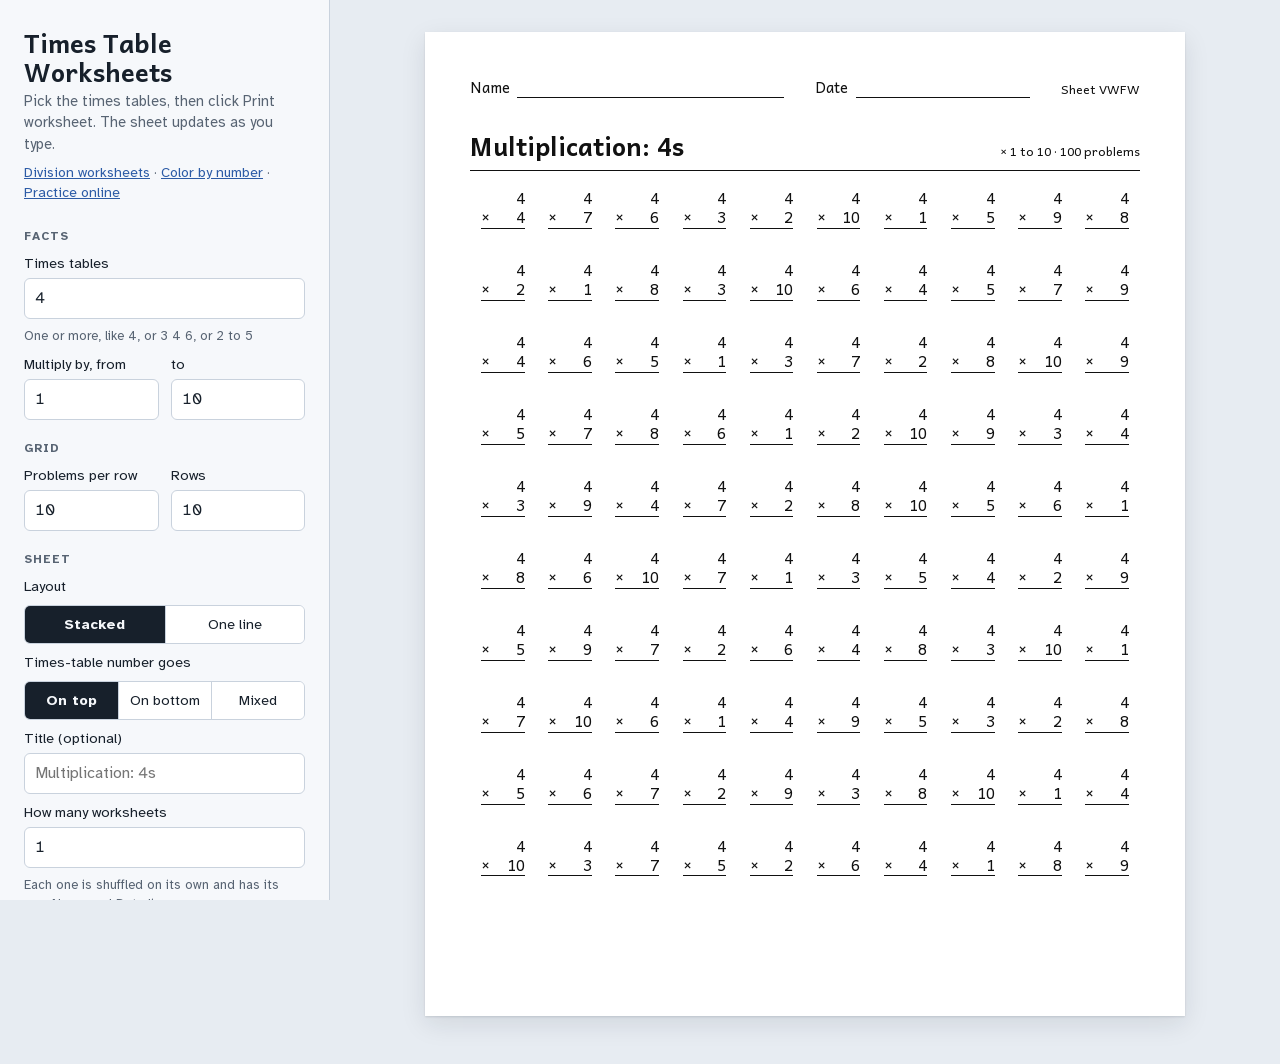
<file: index.html>
<!doctype html>
<html lang="en">
<head>
<meta charset="utf-8">
<meta name="viewport" content="width=device-width, initial-scale=1">
<title>Times Table Worksheets</title>
<!-- Link previews: group texts and class emails show this title, text, and image. OG URLs must be absolute. -->
<meta name="description" content="Free printable multiplication worksheets. Pick the times tables, then print. Nothing to sign up for, and nothing is collected.">
<meta property="og:type" content="website">
<meta property="og:title" content="Times Table Worksheets">
<meta property="og:description" content="Free printable multiplication worksheets. Pick the times tables, then print.">
<meta property="og:url" content="https://worksheets.hearthandwit.com/">
<meta property="og:image" content="https://worksheets.hearthandwit.com/og-image.png">
<meta property="og:image:width" content="1200">
<meta property="og:image:height" content="630">
<meta name="twitter:card" content="summary_large_image">
<!-- Inline SVG favicon, so there is no extra file to serve: the worksheets mark, an answer-key red tile holding a cream sheet with a check. It is the tab-size cut of the full mark (which adds a times sign and an answer blank); its thin strokes would be under 1 px in a 16 px tab, so only the sheet and a heavy check are kept. -->
<link rel="icon" href="data:image/svg+xml,%3Csvg xmlns='http://www.w3.org/2000/svg' viewBox='0 0 32 32'%3E%3Crect width='32' height='32' rx='7' fill='%23B3261E'/%3E%3Crect x='6' y='4' width='20' height='24' rx='2.5' fill='%23FFF9EE'/%3E%3Cpath d='M10 16.5L14 20.5L22 12' fill='none' stroke='%23B3261E' stroke-width='4' stroke-linecap='round' stroke-linejoin='round'/%3E%3C/svg%3E">
<link rel="stylesheet" href="worksheet.css">
<style>
/* Page-only styles. Shared layout, panel, paper, print, and stacked problem
   rules are in worksheet.css. */

/* A problem on one line: "4 × 7 = ___", in three grid columns: "4 × 7", set
   right against the = sign, then =, then the answer line.
   WorksheetCore.horizontalSize sets --cols on each grid from the biggest
   numbers on the sheet, so the = signs and answer lines line up down every
   column, and --sign-pad, the air on each side of a sign that the widths
   allow for. Items keep their own heights (align-items: start), and the
   answer spot has a fixed one, so its line stays put whether the answer is
   printed or not. */
.horiz {
  justify-self: center;
  align-self: center;
  display: grid;
  grid-template-columns: var(--cols);
  align-items: start;
  line-height: 1.2;
  white-space: nowrap;
  font-variant-numeric: tabular-nums lining-nums;
}
.horiz .expr { text-align: right; }
.horiz .sign { padding: 0 var(--sign-pad); }
/* The answer line: empty on the worksheet, filled on the answer key. */
.horiz .ans {
  height: 1.2em;
  border-bottom: 0.06em solid var(--ink);
  text-align: center;
  font-weight: 700;
}
</style>
</head>
<body>
<div class="app">
  <aside class="panel">
    <div class="brand">
      <h1>Times Table Worksheets</h1>
      <p>Pick the times tables, then click Print worksheet. The sheet updates as you type.</p>
      <p class="cross-link"><a href="division/">Division worksheets</a> · <a href="color-by-number/">Color by number</a> · <a href="https://timestables.hearthandwit.com/">Practice online</a></p>
    </div>

    <form id="settings" novalidate>
      <fieldset>
        <legend>Facts</legend>
        <label for="tables">Times tables
          <!-- Full keyboard on phones: the digit pad has no comma, dash, or space. -->
          <input id="tables" type="text" autocomplete="off" autocorrect="off" autocapitalize="off" spellcheck="false" value="4" aria-describedby="tables-msg">
        </label>
        <span id="tables-msg" class="hint">One or more, like 4, or 3 4 6, or 2 to 5</span>
        <div class="pair">
          <label for="from">Multiply by, from
            <input id="from" type="number" inputmode="numeric" min="0" max="99" value="1">
          </label>
          <label for="to">to
            <input id="to" type="number" inputmode="numeric" min="0" max="99" value="10">
          </label>
        </div>
        <span id="range-msg" class="err" hidden></span>
      </fieldset>

      <fieldset>
        <legend>Grid</legend>
        <div class="pair">
          <label for="cols">Problems per row
            <input id="cols" type="number" inputmode="numeric" min="1" max="15" value="10">
          </label>
          <label for="rows">Rows
            <input id="rows" type="number" inputmode="numeric" min="1" max="60" value="10">
          </label>
        </div>
        <span id="grid-msg" class="err" hidden></span>
      </fieldset>

      <fieldset>
        <legend>Sheet</legend>
        <span class="seg-caption" id="format-label">Layout</span>
        <div class="seg" role="radiogroup" aria-labelledby="format-label">
          <label><input type="radio" name="format" id="format-stacked" value="stacked" checked><span>Stacked</span></label>
          <label><input type="radio" name="format" id="format-horizontal" value="horizontal"><span>One line</span></label>
        </div>
        <span class="seg-caption" id="pos-label">Times-table number goes</span>
        <div class="seg" role="radiogroup" aria-labelledby="pos-label">
          <label><input type="radio" name="pos" id="pos-top" value="top" checked><span id="pos-top-text">On top</span></label>
          <label><input type="radio" name="pos" id="pos-bottom" value="bottom"><span id="pos-bottom-text">On bottom</span></label>
          <label><input type="radio" name="pos" id="pos-mixed" value="mixed"><span>Mixed</span></label>
        </div>
        <label for="title">Title (optional)
          <input id="title" type="text" autocomplete="off" placeholder="Multiplication: 4s">
        </label>
        <label for="sheets">How many worksheets
          <input id="sheets" type="number" inputmode="numeric" min="1" max="40" value="1" aria-describedby="sheets-hint">
        </label>
        <span id="sheets-hint" class="hint">Each one is shuffled on its own and has its own Name and Date line.</span>
        <span id="sheets-msg" class="err" hidden></span>
        <!-- Not saved between visits, so nobody prints a key by accident. -->
        <label class="switch" for="answer-key">
          <input id="answer-key" type="checkbox" role="switch" autocomplete="off" aria-describedby="answer-key-hint">
          <span>Answer key</span>
        </label>
        <span id="answer-key-hint" class="hint">Print one-sided, or the key lands on the back of the worksheet.</span>
      </fieldset>
    </form>

    <p class="summary" id="summary" aria-live="polite"></p>

    <div class="actions">
      <button type="button" class="btn-print" id="print">Print worksheet</button>
      <button type="button" class="btn-shuffle" id="shuffle">Shuffle again</button>
      <p class="print-note">Prints on letter paper: the worksheets, then their answer keys if the switch is on. Each shuffle makes a new order for every worksheet.</p>
    </div>

    <p class="panel-footer"><a href="privacy/">Privacy and data</a></p>
  </aside>

  <main class="preview" id="preview" aria-label="Worksheet preview"></main>
</div>

<script src="worksheet-core.js"></script>
<script src="worksheet-ui.js"></script>
<script>
(function () {
  "use strict";

  // Shared logic lives in worksheet-core.js (pure) and worksheet-ui.js (DOM).
  const C = window.WorksheetCore, UI = window.WorksheetUI, $ = UI.$;
  const TABLES_HINT = "One or more, like 4, or 3 4 6, or 2 to 5";
  const TABLES_ERRORS = {
    empty: "Enter at least one times table, like 4.",
    format: "Use whole numbers from 0 to 99, like 4, or 3 4 6, or 2 to 5."
  };
  const MAX_COLS = 15;                        // hard cap; one-line problems may allow fewer
  // Grid each layout starts from when someone picks it: 10 x 10 stacked, and
  // 5 x 20 on one line (100 problems on a page either way, for 0 to 10 facts).
  const DEFAULT_GRID = { stacked: { cols: 10, rows: 10 }, horizontal: { cols: 5, rows: 20 } };

  /** Where the table number goes: "top" (or first), "bottom" (or second), or "mixed". */
  const readPos = () => ["top", "bottom", "mixed"].find((v) => $("pos-" + v).checked) || "top";

  /** The chosen layout, by the format name the answer key check knows it by. */
  const readFormat = () => ($("format-horizontal").checked ? "horizontal" : "stacked");

  // The two layouts, keyed by format. Stacked: the top number, then × and the
  // bottom number over a rule, then the answer spot. Shared with the division
  // page, as are its styles (.stacked in worksheet.css) and its size
  // (WorksheetCore.STACKED_SIZE). One line: "4 × 7 = ___", with "4 × 7" as
  // one group so its spacing stays even (see .horiz in the styles above).
  // Either way the product prints only on answer key pages (showAnswer must be
  // exactly true, so a stray argument can't leak answers), and data-part marks
  // each piece, both signs included, so the answer key check can read it back.
  const BUILDERS = {
    stacked: (problem, showAnswer) => UI.stackedProblem("×", problem, showAnswer),
    horizontal([a, b, product], showAnswer) {
      const p = UI.el("div", "horiz");
      const expr = UI.el("span", "expr");
      expr.append(UI.part("span", "", "a", String(a)), UI.part("span", "sign", "sign", "×"), UI.part("span", "", "b", String(b)));
      p.append(expr, UI.part("span", "sign", "sign", "="), UI.part("span", "ans", "answer", showAnswer === true ? String(product) : ""));
      return p;
    }
  };

  // On one line the table number comes first or second, not on top or bottom.
  // Mixed reads the same either way.
  function labelPosition(format) {
    const oneLine = format === "horizontal";
    $("pos-top-text").textContent = oneLine ? "First" : "On top";
    $("pos-bottom-text").textContent = oneLine ? "Second" : "On bottom";
  }

  // Picking a layout (not restoring a saved one) resets the grid to that
  // layout's starting size. The form's input event redraws after this runs.
  for (const format of Object.keys(DEFAULT_GRID)) {
    $("format-" + format).addEventListener("change", () => {
      $("cols").value = DEFAULT_GRID[format].cols;
      $("rows").value = DEFAULT_GRID[format].rows;
    });
  }

  function render(seed) {
    // Check every field first so all errors show at once.
    const parsed = C.parseNumberList($("tables").value, 0);
    UI.setMsg($("tables-msg"), parsed.error ? TABLES_ERRORS[parsed.error] : TABLES_HINT, !!parsed.error, [$("tables")]);
    const range = UI.readRange();
    const format = readFormat();
    labelPosition(format);
    // Stacked problems are a fixed size and allow up to MAX_COLS per row.
    // One-line problems are sized to the biggest numbers on the sheet so they
    // line up, and allow only as many per row as fit at 11 pt or more (fewer
    // for wide ones like 99 × 99 = 9801).
    const tables = parsed.error || !range ? null : parsed.numbers;
    // Mixed builds the facts table-first, then flips half of them once dealt.
    const pos = readPos();
    const facts = tables && C.multiplicationFacts(tables, range.from, range.to, pos !== "bottom");
    const size = format === "stacked" ? C.STACKED_SIZE : facts && C.horizontalSize(facts);
    const maxCols = format === "horizontal" && size ? Math.min(MAX_COLS, C.maxColsFor(size.emPerCol)) : MAX_COLS;
    const grid = UI.readGrid(maxCols, maxCols < MAX_COLS ? "on one line with these numbers" : "");
    const count = UI.readSheetCount();
    if (!facts || !grid || !count) return "invalid";

    const total = grid.cols * grid.rows;
    // Each worksheet deals from its own seed. One generator for both steps, so
    // switching to Mixed keeps the order and only flips half the problems.
    const worksheets = C.sheetSeeds(seed, count).map((s) => {
      const rand = C.mulberry32(s);
      const dealt = C.dealProblems(facts, total, rand);
      return pos === "mixed" ? C.mixOrder(dealt, rand) : dealt;
    });

    const autoTitle = "Multiplication: " + C.listLabel(tables, "s");
    $("title").placeholder = autoTitle;
    return UI.renderSheets({
      op: "×", format, worksheets, factCount: facts.length, cols: grid.cols, rows: grid.rows,
      layout: C.layout(grid.cols, grid.rows, size),
      title: $("title").value.trim() || autoTitle,
      rangeText: "× " + range.from + " to " + range.to,
      buildProblem: BUILDERS[format],
      gridVars: format === "horizontal" ? size.vars : {}
    });
  }

  UI.start({
    storeKey: "times-table-worksheets:v1",
    fields: ["tables", "from", "to", "cols", "rows", "sheets", "title"],
    render,
    getExtra: () => ({ pos: readPos(), format: readFormat() }),
    applyExtra: (d) => {
      if (d.pos === "bottom" || d.pos === "mixed") $("pos-" + d.pos).checked = true;
      if (d.format === "horizontal") $("format-horizontal").checked = true;
    }
  });
})();
</script>
</body>
</html>
</file>
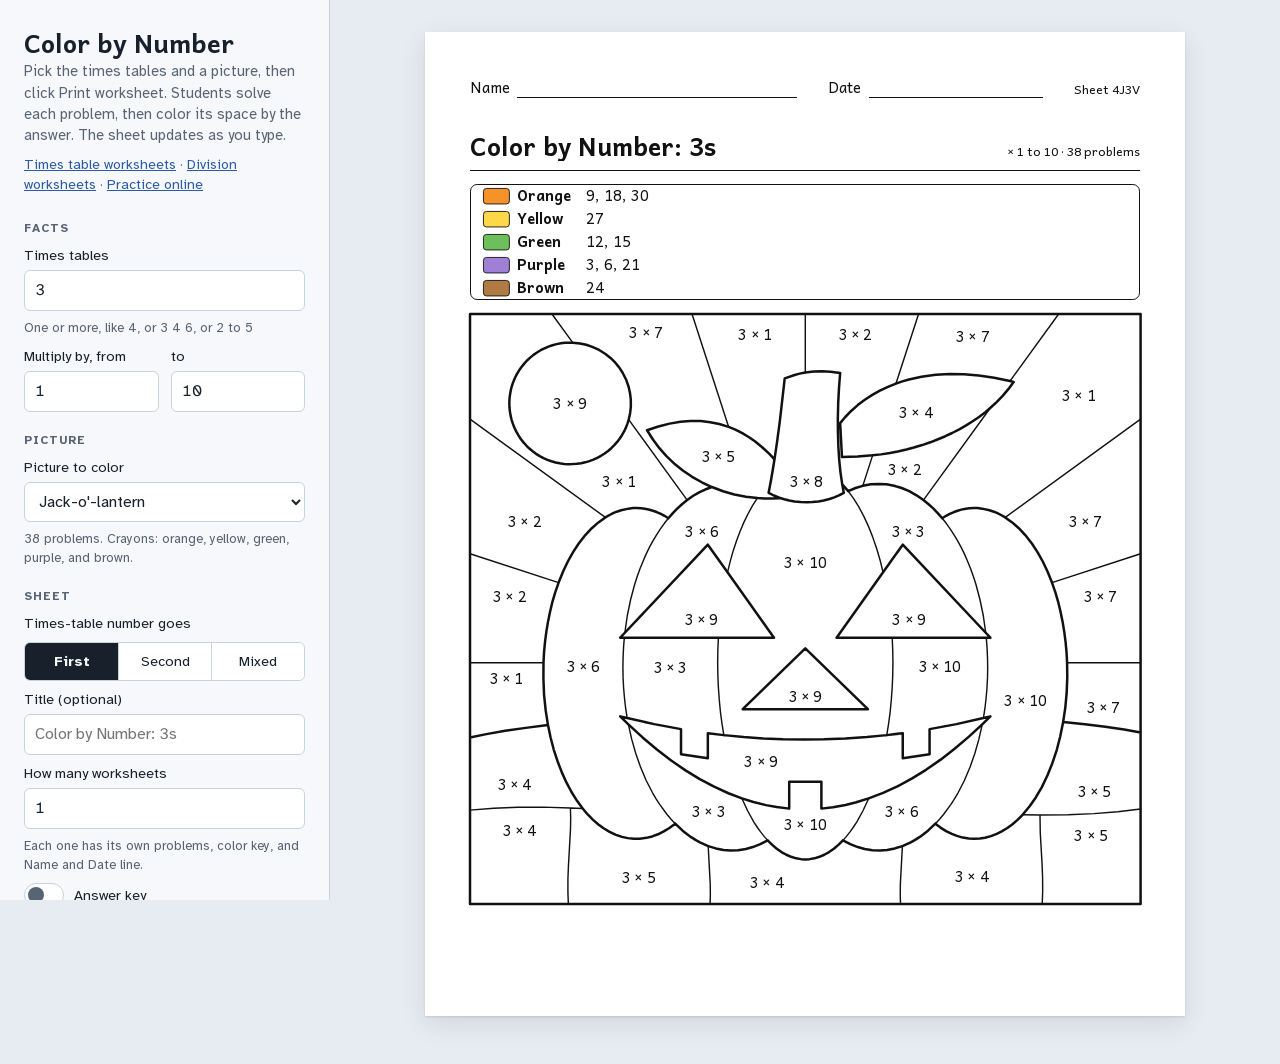
<file: color-by-number/index.html>
<!doctype html>
<html lang="en">
<head>
<meta charset="utf-8">
<meta name="viewport" content="width=device-width, initial-scale=1">
<title>Color by Number</title>
<!-- Link previews: group texts and class emails show this title, text, and image. OG URLs must be absolute. -->
<meta name="description" content="Free printable color-by-number worksheets for times table practice. Pick the times tables and a picture, then print. Students solve each problem and color its space by the answer. Nothing to sign up for, and nothing is collected.">
<meta property="og:type" content="website">
<meta property="og:title" content="Color by Number">
<meta property="og:description" content="Free printable color-by-number worksheets. Pick the times tables and a picture, then print. Students color the picture by the answers.">
<meta property="og:url" content="https://worksheets.hearthandwit.com/color-by-number/">
<meta property="og:image" content="https://worksheets.hearthandwit.com/color-by-number/og-image.png">
<meta property="og:image:width" content="1200">
<meta property="og:image:height" content="630">
<meta name="twitter:card" content="summary_large_image">
<!-- Inline SVG favicon, so there is no extra file to serve: the worksheets mark, an answer-key red tile holding a cream sheet with a check. It is the tab-size cut of the full mark (which adds a times sign and an answer blank); its thin strokes would be under 1 px in a 16 px tab, so only the sheet and a heavy check are kept. -->
<link rel="icon" href="data:image/svg+xml,%3Csvg xmlns='http://www.w3.org/2000/svg' viewBox='0 0 32 32'%3E%3Crect width='32' height='32' rx='7' fill='%23B3261E'/%3E%3Crect x='6' y='4' width='20' height='24' rx='2.5' fill='%23FFF9EE'/%3E%3Cpath d='M10 16.5L14 20.5L22 12' fill='none' stroke='%23B3261E' stroke-width='4' stroke-linecap='round' stroke-linejoin='round'/%3E%3C/svg%3E">
<link rel="stylesheet" href="../worksheet.css">
<style>
/* Page-only styles. Shared layout, panel, paper, and print rules are in
   worksheet.css. Below the header, the color key (1.3 in), the gap, and the
   picture (6.6 in) fill the 8.05 in the other pages give their grids. */

/* The Picture menu, styled like the text and number fields in worksheet.css. */
select {
  font: inherit;
  font-size: 1rem;
  color: var(--text);
  background: var(--field);
  border: 1px solid var(--line);
  border-radius: 6px;
  padding: 8px 10px;
  width: 100%;
  min-width: 0;
}
select:focus-visible { outline: 2px solid var(--blue); outline-offset: 2px; }

/* The color key: one row per color, each on one line: a swatch, the color's
   name, then its answers. Sizes in em follow the key's font size, which
   ColorByNumber.keyFont picks so the longest row fits. Its KEY_LEAD_EM is the
   swatch, name, and gaps set here. */
.cbn-key {
  flex: none;
  height: calc(var(--in) * 1.3);
  display: grid;
  grid-auto-rows: 1fr;
  align-items: center;
  padding: 0 calc(var(--in) * 0.14);
  border: calc(var(--in) * 0.014) solid var(--ink);
  border-radius: calc(var(--in) * 0.08);
  font-variant-numeric: tabular-nums lining-nums;
}
.cbn-row { display: flex; align-items: center; white-space: nowrap; line-height: 1.2; }
.cbn-swatch { flex: none; width: 1.8em; height: 1.1em; margin-right: 0.5em; overflow: visible; }
.cbn-swatch rect { stroke: var(--ink); stroke-width: 0.6px; }
.cbn-name { flex: none; width: 4em; margin-right: 0.6em; font-weight: 700; }

/* The picture, in hundredths of an inch (the SVG's units): the spaces, then
   the lines (thick where the color changes, thin between spaces of one
   color), then a label in each space, centered on its spot. The frame's line
   is half outside the picture, so the SVG doesn't clip it. */
.cbn-picture { display: block; flex: none; width: 100%; height: auto; overflow: visible; }
.cbn-lines path { fill: none; stroke: var(--ink); stroke-linejoin: round; stroke-linecap: round; }
.cbn-lines .outline { stroke-width: 2.8px; }
.cbn-lines .inner { stroke-width: 1.6px; }
.cbn-labels {
  font-family: var(--font-sheet);
  fill: var(--ink);
  text-anchor: middle;
  dominant-baseline: central;
  font-variant-numeric: tabular-nums lining-nums;
}
/* Answers on the key are bold, like the other pages' keys. */
.cbn-labels [data-part="answer"] { font-weight: 700; }
</style>
</head>
<body>
<div class="app">
  <aside class="panel">
    <div class="brand">
      <h1>Color by Number</h1>
      <p>Pick the times tables and a picture, then click Print worksheet. Students solve each problem, then color its space by the answer. The sheet updates as you type.</p>
      <p class="cross-link"><a href="../">Times table worksheets</a> · <a href="../division/">Division worksheets</a> · <a href="https://timestables.hearthandwit.com/">Practice online</a></p>
    </div>

    <form id="settings" novalidate>
      <fieldset>
        <legend>Facts</legend>
        <label for="tables">Times tables
          <!-- Full keyboard on phones: the digit pad has no comma, dash, or space. -->
          <input id="tables" type="text" autocomplete="off" autocorrect="off" autocapitalize="off" spellcheck="false" value="3" aria-describedby="tables-msg">
        </label>
        <span id="tables-msg" class="hint">One or more, like 4, or 3 4 6, or 2 to 5</span>
        <div class="pair">
          <label for="from">Multiply by, from
            <input id="from" type="number" inputmode="numeric" min="0" max="99" value="1">
          </label>
          <label for="to">to
            <input id="to" type="number" inputmode="numeric" min="0" max="99" value="10">
          </label>
        </div>
        <span id="range-msg" class="err" hidden></span>
        <span id="facts-msg" class="err" hidden></span>
      </fieldset>

      <fieldset>
        <legend>Picture</legend>
        <!-- One option per picture loaded below, filled in by the page script. -->
        <label for="picture">Picture to color
          <select id="picture" aria-describedby="picture-hint"></select>
        </label>
        <span id="picture-hint" class="hint"></span>
      </fieldset>

      <fieldset>
        <legend>Sheet</legend>
        <span class="seg-caption" id="pos-label">Times-table number goes</span>
        <div class="seg" role="radiogroup" aria-labelledby="pos-label">
          <label><input type="radio" name="pos" id="pos-top" value="top" checked><span>First</span></label>
          <label><input type="radio" name="pos" id="pos-bottom" value="bottom"><span>Second</span></label>
          <label><input type="radio" name="pos" id="pos-mixed" value="mixed"><span>Mixed</span></label>
        </div>
        <label for="title">Title (optional)
          <input id="title" type="text" autocomplete="off" placeholder="Color by Number: 3s">
        </label>
        <label for="sheets">How many worksheets
          <input id="sheets" type="number" inputmode="numeric" min="1" max="40" value="1" aria-describedby="sheets-hint">
        </label>
        <span id="sheets-hint" class="hint">Each one has its own problems, color key, and Name and Date line.</span>
        <span id="sheets-msg" class="err" hidden></span>
        <!-- Not saved between visits, so nobody prints a key by accident. -->
        <label class="switch" for="answer-key">
          <input id="answer-key" type="checkbox" role="switch" autocomplete="off" aria-describedby="answer-key-hint">
          <span>Answer key</span>
        </label>
        <span id="answer-key-hint" class="hint">The key is the finished picture, with each answer in its space. Print one-sided, or the key lands on the back of the worksheet.</span>
      </fieldset>
    </form>

    <p class="summary" id="summary" aria-live="polite"></p>

    <div class="actions">
      <button type="button" class="btn-print" id="print">Print worksheet</button>
      <button type="button" class="btn-shuffle" id="shuffle">Shuffle again</button>
      <p class="print-note">Prints on letter paper: the worksheets, then their answer keys if the switch is on. Each shuffle makes new problems and a new color key for every worksheet.</p>
    </div>

    <p class="panel-footer"><a href="../privacy/">Privacy and data</a></p>
  </aside>

  <main class="preview" id="preview" aria-label="Worksheet preview"></main>
</div>

<script src="../worksheet-core.js"></script>
<script src="../worksheet-ui.js"></script>
<script src="color-by-number.js"></script>
<!-- The pictures, one file each, made by the drawings in tools/color-by-number/. The Picture menu lists them in this order. -->
<script src="pictures/jack-o-lantern.js"></script>
<script>
(function () {
  "use strict";

  // Shared logic lives in worksheet-core.js (pure) and worksheet-ui.js (DOM).
  // This page's own logic is in color-by-number.js (pure). Each picture is a
  // file in pictures/, drawn by its drawing in tools/color-by-number/.
  const C = window.WorksheetCore, UI = window.WorksheetUI, K = window.ColorByNumber, $ = UI.$;
  const PICTURES = window.ColorByNumberPictures;   // in the order the script tags load them
  const TABLES_HINT = "One or more, like 4, or 3 4 6, or 2 to 5";
  const TABLES_ERRORS = {
    empty: "Enter at least one times table, like 4.",
    format: "Use whole numbers from 0 to 99, like 4, or 3 4 6, or 2 to 5."
  };

  // The Picture menu, one option per picture. Filled in before saved settings
  // are restored, so a saved choice can find its option.
  for (const picture of PICTURES) {
    const option = UI.el("option", "", picture.title);
    option.value = picture.name;
    $("picture").append(option);
  }

  /** The chosen picture. A saved choice that's no longer offered falls back to the first. */
  function readPicture() {
    const picture = PICTURES.find((p) => p.name === $("picture").value) || PICTURES[0];
    $("picture").value = picture.name;
    return picture;
  }

  /** Where the table number goes: "top" (first), "bottom" (second), or "mixed". */
  const readPos = () => ["top", "bottom", "mixed"].find((v) => $("pos-" + v).checked) || "top";

  /** An SVG element with the given attributes. */
  function svgEl(tag, attrs = {}) {
    const n = document.createElementNS("http://www.w3.org/2000/svg", tag);
    for (const [k, v] of Object.entries(attrs)) n.setAttribute(k, v);
    return n;
  }

  /**
   * The color key: for each color, its swatch, its name, and the answers that
   * get it. data-color and data-answer mark the pieces the check reads back.
   */
  function buildKey(rows) {
    const box = UI.el("div", "cbn-key");
    box.setAttribute("translate", "no");   // browser translation must not rewrite the numbers
    box.style.fontSize = "calc(var(--in) * " + (K.keyFont(rows) / 72).toFixed(4) + ")";
    for (const row of rows) {
      const c = K.PALETTE.find((p) => p.color === row.color);
      const line = UI.el("div", "cbn-row");
      line.dataset.color = c.color;
      const swatch = svgEl("svg", { class: "cbn-swatch", viewBox: "0 0 18 11", "aria-hidden": "true" });
      swatch.append(svgEl("rect", { x: 0.3, y: 0.3, width: 17.4, height: 10.4, rx: 2, fill: c.fill }));
      const answers = UI.el("span");
      row.answers.forEach((a, i) => {
        if (i) answers.append(", ");
        const n = UI.el("span", "", String(a));
        n.dataset.answer = "";
        answers.append(n);
      });
      line.append(swatch, UI.el("span", "cbn-name", c.name), answers);
      box.append(line);
    }
    return box;
  }

  /**
   * The picture, with a label in every space: its problem on the worksheet,
   * or its answer on the answer key, whose spaces are painted their colors.
   * showAnswers must be exactly true, so a stray argument can't leak answers
   * onto a worksheet. data-part marks each piece of a label, so the check can
   * read it back, as on the other pages.
   */
  function buildPicture(picture, problems, showAnswers) {
    const key = showAnswers === true;
    const fill = new Map(K.PALETTE.map((c) => [c.color, c.fill]));
    // Labels are picture.labelPt points, in the picture's hundredths of an inch,
    // with the same air on each side of × as the times table page's one-line problems.
    const size = (picture.labelPt * 100) / 72, pad = (0.22 * size).toFixed(2);
    // translate="no": browser translation must not rewrite the numbers.
    const svg = svgEl("svg", {
      class: "cbn-picture", viewBox: "0 0 " + picture.width + " " + picture.height, role: "img", translate: "no",
      "aria-label": picture.title + ", a picture with " + picture.regions.length + " spaces to color" + (key ? ", colored in" : "")
    });
    const spaces = svgEl("g", { class: "cbn-spaces" });
    const lines = svgEl("g", { class: "cbn-lines" });
    const labels = svgEl("g", { class: "cbn-labels", "font-size": size.toFixed(3) });
    const part = (name, text, attrs) => {
      const n = svgEl("tspan", Object.assign({ "data-part": name }, attrs));
      n.textContent = text;
      return n;
    };
    picture.regions.forEach((r, i) => {
      spaces.append(svgEl("path", { "data-region": r.id, d: r.d, fill: key ? fill.get(r.color) : K.BLANK, "fill-rule": "evenodd" }));
      const label = svgEl("text", { "data-region": r.id, x: String(r.x), y: String(r.y) });
      const [a, b, product] = problems[i];
      if (key) label.append(part("answer", String(product)));
      else label.append(part("a", String(a)), part("sign", "×", { dx: pad }), part("b", String(b), { dx: pad }));
      labels.append(label);
    });
    lines.append(svgEl("path", { class: "outline", d: picture.outline }), svgEl("path", { class: "inner", d: picture.inner }));
    svg.append(spaces, lines, labels);
    return svg;
  }

  /**
   * Read one built page back as plain text for ColorByNumber.verifySheet: its
   * sheet code, its color key, and its picture's lines, spaces, and labels.
   * It reads every child of each part, so anything stray there fails the check.
   */
  function readPage(wrap) {
    const kids = (selector) => {
      const n = wrap.querySelector(selector);
      return n ? [...n.children] : [];
    };
    const text = (n) => (n ? n.textContent : null);
    return {
      codes: [...wrap.querySelectorAll("[data-code]")].map((n) => n.textContent),
      key: kids(".cbn-key").map((row) => ({
        color: row.dataset.color,
        name: text(row.querySelector(".cbn-name")),
        swatch: row.querySelector("rect") ? row.querySelector("rect").getAttribute("fill") : null,
        text: row.textContent,
        answers: [...row.querySelectorAll("[data-answer]")].map((n) => n.textContent)
      })),
      lines: kids(".cbn-lines").map((n) => n.getAttribute("d")),
      spaces: kids(".cbn-spaces").map((n) => ({ id: n.getAttribute("data-region"), d: n.getAttribute("d"), fill: n.getAttribute("fill") })),
      labels: kids(".cbn-labels").map((n) => ({
        id: n.getAttribute("data-region"), x: n.getAttribute("x"), y: n.getAttribute("y"), text: n.textContent,
        parts: [...n.querySelectorAll("[data-part]")].map((p) => [p.getAttribute("data-part"), p.textContent])
      }))
    };
  }

  /**
   * Draw every worksheet, then the answer keys when the Answer key switch is
   * on: all the worksheets first, then their keys in the same order. Pages are
   * built off screen, read back, and checked with ColorByNumber.verifySheet,
   * each key against its own worksheet. Only pages that pass go on screen, all
   * in one step, so no print path (the button, Cmd+P, the browser menu) can
   * reach a page that wasn't confirmed. Works like WorksheetUI.renderSheets.
   * Returns "ok", or "failed" when a check failed (the summary says so).
   */
  function renderSheets(picture, plans, factCount, title, rangeText) {
    const withKey = $("answer-key").checked;
    const count = plans.length;
    const meta = rangeText + "  ·  " + picture.regions.length + " problems";

    function buildPage(plan, s, code, isKey) {
      const wrap = UI.el("section", "sheet-wrap");
      // Preview-only label above the page (print hides it; CSS sets it in capitals).
      const which = count > 1 ? " " + (s + 1) + " of " + count : "";
      if (withKey || count > 1) wrap.append(UI.el("p", "page-label", (isKey ? "Answer key" : "Worksheet") + which));
      const paper = UI.el("div", "paper");
      paper.append(UI.buildHeader(title, meta, code, isKey), buildKey(plan.key), buildPicture(picture, plan.printed, isKey));
      wrap.append(paper);
      return wrap;
    }

    // The worksheets first. If any fails its check, show nothing at all.
    let built;
    try {
      built = plans.map((plan, s) => {
        const code = K.sheetCode(picture, plan.printed, plan.key);
        const wrap = buildPage(plan, s, code, false);
        const read = readPage(wrap);
        K.verifySheet(picture, read, null);
        return { plan, code, wrap, read };
      });
    } catch (e) {
      console.error("Worksheet check failed:", e);
      $("preview").replaceChildren();
      $("summary").textContent = UI.SHEET_FAILED;
      return "failed";
    }
    const sheetWraps = built.map((b) => b.wrap);

    // Then the keys, each checked against its worksheet as it was read back.
    // If any fails, the worksheets still show and no key does.
    let keyWraps = [];
    if (withKey) {
      try {
        keyWraps = built.map((b, s) => {
          const wrap = buildPage(b.plan, s, b.code, true);
          K.verifySheet(picture, b.read, readPage(wrap));
          return wrap;
        });
      } catch (e) {
        console.error("Answer key check failed:", e);
        $("preview").replaceChildren(...sheetWraps);
        $("summary").textContent = UI.KEY_FAILED;
        return "failed";
      }
    }
    $("preview").replaceChildren(...sheetWraps, ...keyWraps);

    const pagesText = withKey
      ? " Fills " + count + (count === 1 ? " page" : " pages") + ", plus " + count + " for the answer " + (count === 1 ? "key." : "keys.")
      : count > 1 ? " Fills " + count + " pages." : "";
    $("summary").replaceChildren(
      ...(count > 1 ? [UI.el("strong", "", UI.sheetsText(count)), document.createTextNode(", each with ")] : []),
      UI.el("strong", "", picture.regions.length + " problems"), document.createTextNode(" from "),
      UI.el("strong", "", factCount + (factCount === 1 ? " fact" : " facts")),
      document.createTextNode(", in " + K.pictureColors(picture).length + " colors. " + K.coverageText(plans.map((p) => p.problems), factCount) + pagesText)
    );
    return "ok";
  }

  function render(seed) {
    // The picture first: it says how many colors the facts must cover.
    const picture = readPicture();
    const colors = K.pictureColors(picture);
    const names = colors.map((c) => c.name.toLowerCase());
    $("picture-hint").textContent = picture.regions.length + " problems. Crayons: " +
      (names.length > 1 ? names.slice(0, -1).join(", ") + ", and " + names[names.length - 1] : names[0]) + ".";
    // Check every field first so all errors show at once.
    const parsed = C.parseNumberList($("tables").value, 0);
    UI.setMsg($("tables-msg"), parsed.error ? TABLES_ERRORS[parsed.error] : TABLES_HINT, !!parsed.error, [$("tables")]);
    const range = UI.readRange();
    const count = UI.readSheetCount();
    const tables = parsed.error || !range ? null : parsed.numbers;
    // Mixed builds the facts table-first, then flips half of them once planned.
    const pos = readPos();
    const facts = tables && C.multiplicationFacts(tables, range.from, range.to, pos !== "bottom");
    // Each color needs answers of its own, so the facts need as many different
    // answers as the picture has colors. The 0s alone have just one.
    const answers = facts ? new Set(facts.map((f) => f[2])).size : 0;
    const tooFew = !!facts && answers < colors.length;
    UI.setMsg($("facts-msg"), tooFew ? "These facts have only " + answers + (answers === 1 ? " answer" : " different answers") +
      ", and the picture needs " + colors.length + ", one for each color. Add a times table or widen the range." : "",
      tooFew, tooFew ? [$("tables"), $("from"), $("to")] : []);
    if (!facts || tooFew || !count) return "invalid";

    // Each worksheet plans from its own seed. One generator for both steps, so
    // switching to Mixed keeps the problems and only flips half of them.
    const plans = C.sheetSeeds(seed, count).map((s) => {
      const rand = C.mulberry32(s);
      const plan = K.planSheet(picture, facts, rand);
      return Object.assign(plan, { printed: pos === "mixed" ? C.mixOrder(plan.problems, rand) : plan.problems });
    });

    const autoTitle = "Color by Number: " + C.listLabel(tables, "s");
    $("title").placeholder = autoTitle;
    return renderSheets(picture, plans, facts.length, $("title").value.trim() || autoTitle, "× " + range.from + " to " + range.to);
  }

  UI.start({
    storeKey: "color-by-number:v1",
    fields: ["picture", "tables", "from", "to", "sheets", "title"],
    render,
    getExtra: () => ({ pos: readPos() }),
    applyExtra: (d) => { if (d.pos === "bottom" || d.pos === "mixed") $("pos-" + d.pos).checked = true; }
  });
})();
</script>
</body>
</html>
</file>
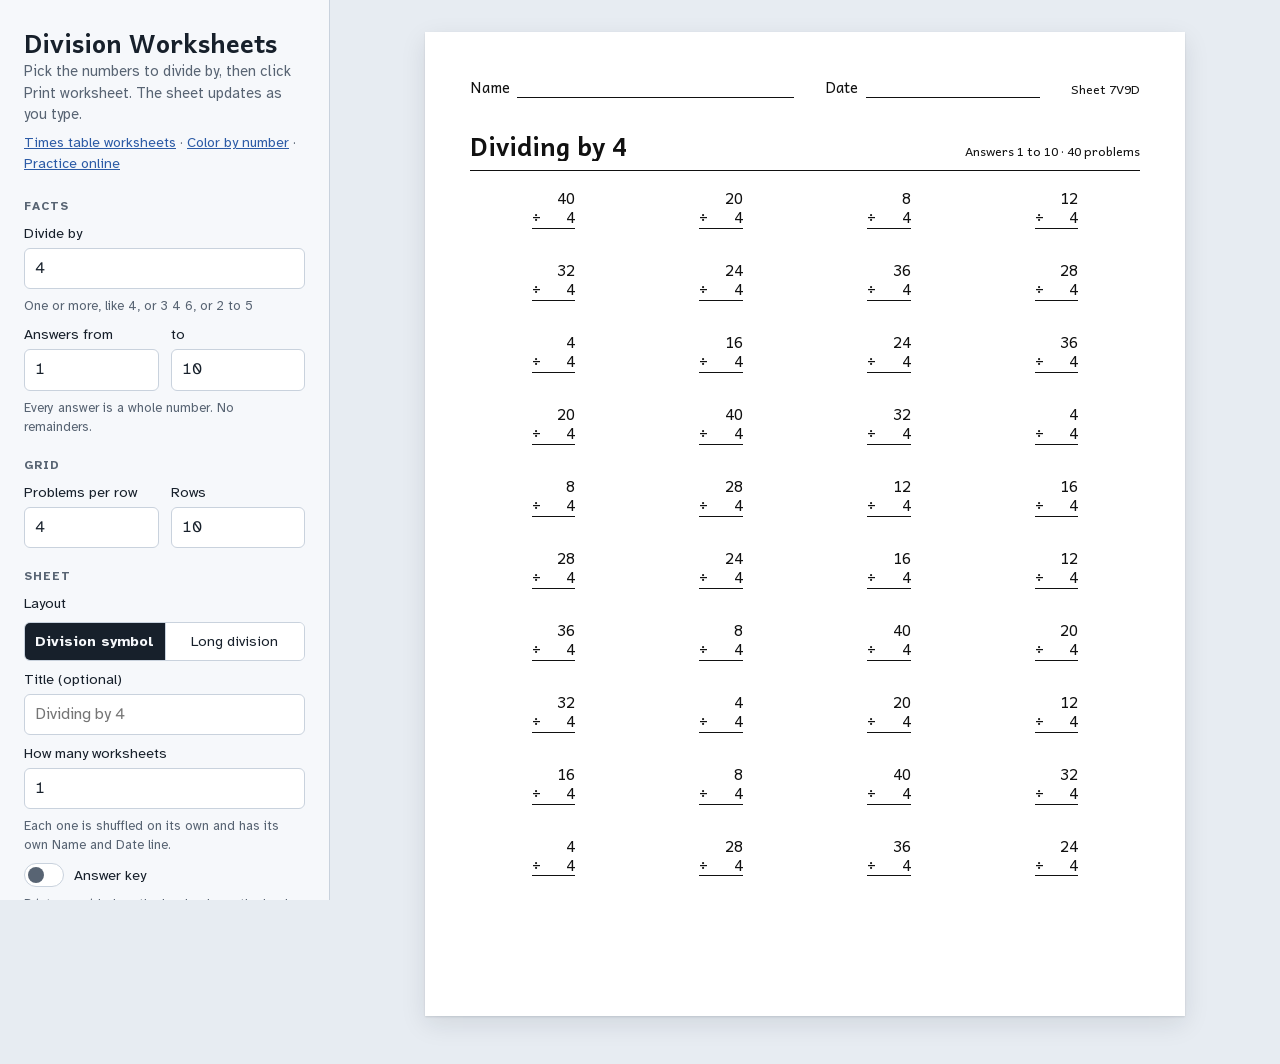
<file: division/index.html>
<!doctype html>
<html lang="en">
<head>
<meta charset="utf-8">
<meta name="viewport" content="width=device-width, initial-scale=1">
<title>Division Worksheets</title>
<!-- Link previews: group texts and class emails show this title, text, and image. OG URLs must be absolute. -->
<meta name="description" content="Free printable division worksheets. Pick the numbers to divide by, then print. Nothing to sign up for, and nothing is collected.">
<meta property="og:type" content="website">
<meta property="og:title" content="Division Worksheets">
<meta property="og:description" content="Free printable division worksheets. Pick the numbers to divide by, then print.">
<meta property="og:url" content="https://worksheets.hearthandwit.com/division/">
<meta property="og:image" content="https://worksheets.hearthandwit.com/division/og-image.png">
<meta property="og:image:width" content="1200">
<meta property="og:image:height" content="630">
<meta name="twitter:card" content="summary_large_image">
<!-- Inline SVG favicon, so there is no extra file to serve: the worksheets mark, an answer-key red tile holding a cream sheet with a check. It is the tab-size cut of the full mark (which adds a times sign and an answer blank); its thin strokes would be under 1 px in a 16 px tab, so only the sheet and a heavy check are kept. -->
<link rel="icon" href="data:image/svg+xml,%3Csvg xmlns='http://www.w3.org/2000/svg' viewBox='0 0 32 32'%3E%3Crect width='32' height='32' rx='7' fill='%23B3261E'/%3E%3Crect x='6' y='4' width='20' height='24' rx='2.5' fill='%23FFF9EE'/%3E%3Cpath d='M10 16.5L14 20.5L22 12' fill='none' stroke='%23B3261E' stroke-width='4' stroke-linecap='round' stroke-linejoin='round'/%3E%3C/svg%3E">
<link rel="stylesheet" href="../worksheet.css">
<style>
/* Page-only styles. Shared layout, panel, paper, print, and stacked problem
   rules are in worksheet.css. */

/* One long-division problem: the divisor, then the answer spot over the
   dividend under the bracket. WorksheetCore.longDivisionSize sets these on
   each grid: --cols, column widths from the biggest numbers on the sheet, so
   every bracket lines up with its neighbors, and --divisor-gap, --bracket, and
   --dividend-pad, the room those widths allow for. --answer-h and --bar-room
   are the answer row and the bar's room above the dividend. Items keep their
   own heights (align-items: start); stretched, the answer row could grow and
   push the bar down. */
.longdiv {
  --answer-h: 1.2em;
  --bar-room: 0.14em;
  justify-self: center;
  align-self: start;
  display: grid;
  grid-template-columns: var(--cols);
  align-items: start;
  padding-top: 0.35em;
  line-height: 1.2;
  font-variant-numeric: tabular-nums lining-nums;
}
/* The divisor, right next to the bracket. Its top padding is the answer row
   plus the bar's room, so it sits level with the dividend. */
.longdiv .dvr { padding: calc(var(--answer-h) + var(--bar-room)) var(--divisor-gap) 0 0; text-align: right; }
/* The answer over the dividend. It hugs the bracket and is only as wide as the
   dividend, so a short dividend sits next to the bracket, as it would be
   written, and the bar is only as long as the number under it. The answer
   lines up on the right, with its last digit over the dividend's last digit. */
.longdiv .body { display: grid; justify-self: start; justify-items: end; }
/* The answer spot: empty on the worksheet, filled on the answer key. Its fixed
   height keeps the bar in the same place either way. */
.longdiv .ans {
  height: var(--answer-h);
  padding-right: var(--dividend-pad);
  font-weight: 700;
}
/* The dividend, under the bar. Its top padding holds the bar, and its left
   padding holds the bracket. */
.longdiv .dvd {
  position: relative;
  padding: var(--bar-room) var(--dividend-pad) 0 var(--bracket);
}
/* The bar (::after) and the bracket (::before), drawn from the same top edge.
   Browsers round border widths to whole pixels, so a bracket placed against
   the dividend's own border would sit a little above it; this way they meet
   exactly. The bracket is a ")" curve: the right border of a half-ellipse,
   so it needs no font glyph and looks the same in any font. Its top border
   lies on the bar, and its bottom end tapers off. */
.longdiv .dvd::before, .longdiv .dvd::after {
  content: "";
  position: absolute;
  top: 0;
  left: 0;
  border-top: 0.08em solid var(--ink);
}
.longdiv .dvd::after { right: 0; }
.longdiv .dvd::before {
  bottom: 0;
  width: 0.3em;
  border-right: 0.08em solid var(--ink);
  border-radius: 0 100% 100% 0 / 0 50% 50% 0;
}
</style>
</head>
<body>
<div class="app">
  <aside class="panel">
    <div class="brand">
      <h1>Division Worksheets</h1>
      <p>Pick the numbers to divide by, then click Print worksheet. The sheet updates as you type.</p>
      <!-- Practice online opens Times Tables Games in division. Each drawn sheet adds its divisors and answers. -->
      <p class="cross-link"><a href="../">Times table worksheets</a> · <a href="../color-by-number/">Color by number</a> · <a id="practice-link" href="https://timestables.hearthandwit.com/#/?op=div">Practice online</a></p>
    </div>

    <form id="settings" novalidate>
      <fieldset>
        <legend>Facts</legend>
        <label for="divisors">Divide by
          <!-- Full keyboard on phones: the digit pad has no comma, dash, or space. -->
          <input id="divisors" type="text" autocomplete="off" autocorrect="off" autocapitalize="off" spellcheck="false" value="4" aria-describedby="divisors-msg">
        </label>
        <span id="divisors-msg" class="hint">One or more, like 4, or 3 4 6, or 2 to 5</span>
        <div class="pair">
          <label for="from">Answers from
            <input id="from" type="number" inputmode="numeric" min="0" max="99" value="1">
          </label>
          <label for="to">to
            <input id="to" type="number" inputmode="numeric" min="0" max="99" value="10">
          </label>
        </div>
        <span id="range-msg" class="err" hidden></span>
        <span class="hint">Every answer is a whole number. No remainders.</span>
      </fieldset>

      <fieldset>
        <legend>Grid</legend>
        <div class="pair">
          <label for="cols">Problems per row
            <input id="cols" type="number" inputmode="numeric" min="1" max="10" value="4">
          </label>
          <label for="rows">Rows
            <input id="rows" type="number" inputmode="numeric" min="1" max="60" value="10">
          </label>
        </div>
        <span id="grid-msg" class="err" hidden></span>
      </fieldset>

      <fieldset>
        <legend>Sheet</legend>
        <span class="seg-caption" id="format-label">Layout</span>
        <div class="seg" role="radiogroup" aria-labelledby="format-label">
          <label><input type="radio" name="format" id="format-stacked" value="stacked" checked><span>Division symbol</span></label>
          <label><input type="radio" name="format" id="format-long" value="long"><span>Long division</span></label>
        </div>
        <label for="title">Title (optional)
          <input id="title" type="text" autocomplete="off" placeholder="Dividing by 4">
        </label>
        <label for="sheets">How many worksheets
          <input id="sheets" type="number" inputmode="numeric" min="1" max="40" value="1" aria-describedby="sheets-hint">
        </label>
        <span id="sheets-hint" class="hint">Each one is shuffled on its own and has its own Name and Date line.</span>
        <span id="sheets-msg" class="err" hidden></span>
        <!-- Not saved between visits, so nobody prints a key by accident. -->
        <label class="switch" for="answer-key">
          <input id="answer-key" type="checkbox" role="switch" autocomplete="off" aria-describedby="answer-key-hint">
          <span>Answer key</span>
        </label>
        <span id="answer-key-hint" class="hint">Print one-sided, or the key lands on the back of the worksheet.</span>
      </fieldset>
    </form>

    <p class="summary" id="summary" aria-live="polite"></p>

    <div class="actions">
      <button type="button" class="btn-print" id="print">Print worksheet</button>
      <button type="button" class="btn-shuffle" id="shuffle">Shuffle again</button>
      <p class="print-note">Prints on letter paper: the worksheets, then their answer keys if the switch is on. Each shuffle makes a new order for every worksheet.</p>
    </div>

    <p class="panel-footer"><a href="../privacy/">Privacy and data</a></p>
  </aside>

  <main class="preview" id="preview" aria-label="Worksheet preview"></main>
</div>

<script src="../worksheet-core.js"></script>
<script src="../worksheet-ui.js"></script>
<script>
(function () {
  "use strict";

  // Shared logic lives in worksheet-core.js (pure) and worksheet-ui.js (DOM).
  const C = window.WorksheetCore, UI = window.WorksheetUI, $ = UI.$;
  const DIVISORS_HINT = "One or more, like 4, or 3 4 6, or 2 to 5";
  const DIVISORS_ERRORS = {
    empty: "Enter at least one number to divide by, like 4.",
    format: "Use whole numbers from 1 to 99, like 4, or 3 4 6, or 2 to 5.",
    below: "You can't divide by 0. Use numbers from 1 to 99."
  };
  const MAX_COLS = 10;                        // hard cap; very wide long division may allow fewer

  /** The chosen layout, by the format name the answer key check knows it by. */
  const readFormat = () => ($("format-long").checked ? "long" : "stacked");

  // The two layouts, keyed by format. Division symbol: a stacked problem like
  // the times table page, "24" over "÷ 4" over a rule, with the answer under it
  // (shared code and styles). Long division: "4)24" with the answer spot over
  // the bar. The divisor comes first, then a body holding the answer above the
  // dividend, so the answer can line up with the dividend's last digit (see
  // .longdiv in the styles above). Either way the quotient prints only on
  // answer key pages (showAnswer must be exactly true, so a stray argument
  // can't leak answers), and data-part marks each piece so the answer key
  // check can read it back.
  const BUILDERS = {
    stacked: (problem, showAnswer) => UI.stackedProblem("÷", problem, showAnswer),
    long([dividend, divisor, quotient], showAnswer) {
      const p = UI.el("div", "longdiv");
      const body = UI.el("span", "body");
      body.append(
        UI.part("span", "ans", "answer", showAnswer === true ? String(quotient) : ""),
        UI.part("span", "dvd", "a", String(dividend))
      );
      p.append(UI.part("span", "dvr", "b", String(divisor)), body);
      return p;
    }
  };

  function render(seed) {
    // Check every field first so all errors show at once.
    const parsed = C.parseNumberList($("divisors").value, 1);
    UI.setMsg($("divisors-msg"), parsed.error ? DIVISORS_ERRORS[parsed.error] : DIVISORS_HINT, !!parsed.error, [$("divisors")]);
    const range = UI.readRange();
    const format = readFormat();
    // Stacked problems are a fixed size. Long division is sized to the biggest
    // numbers on the sheet so the problems line up; very wide ones (4-digit
    // dividends) allow fewer per row so the type stays at 11 pt or more.
    const facts = parsed.error || !range ? null : C.divisionFacts(parsed.numbers, range.from, range.to);
    const size = format === "stacked" ? C.STACKED_SIZE : facts && C.longDivisionSize(facts);
    const maxCols = size ? Math.min(MAX_COLS, C.maxColsFor(size.emPerCol)) : MAX_COLS;
    const grid = UI.readGrid(maxCols, maxCols < MAX_COLS ? "with these numbers" : "");
    const count = UI.readSheetCount();
    if (!facts || !grid || !count) return "invalid";

    const divisors = parsed.numbers;
    const total = grid.cols * grid.rows;
    // Each worksheet deals from its own seed.
    const worksheets = C.sheetSeeds(seed, count).map((s) => C.dealProblems(facts, total, C.mulberry32(s)));

    const autoTitle = "Dividing by " + C.listLabel(divisors, "");
    $("title").placeholder = autoTitle;
    $("practice-link").href = C.divisionPracticeLink(divisors, range.from, range.to);
    return UI.renderSheets({
      op: "÷", format, worksheets, factCount: facts.length, cols: grid.cols, rows: grid.rows,
      layout: C.layout(grid.cols, grid.rows, size),
      title: $("title").value.trim() || autoTitle,
      rangeText: "Answers " + range.from + " to " + range.to,
      buildProblem: BUILDERS[format],
      gridVars: format === "long" ? size.vars : {}
    });
  }

  UI.start({
    storeKey: "division-worksheets:v1",
    fields: ["divisors", "from", "to", "cols", "rows", "sheets", "title"],
    render,
    getExtra: () => ({ format: readFormat() }),
    applyExtra: (d) => { if (d.format === "long") $("format-long").checked = true; }
  });
})();
</script>
</body>
</html>
</file>
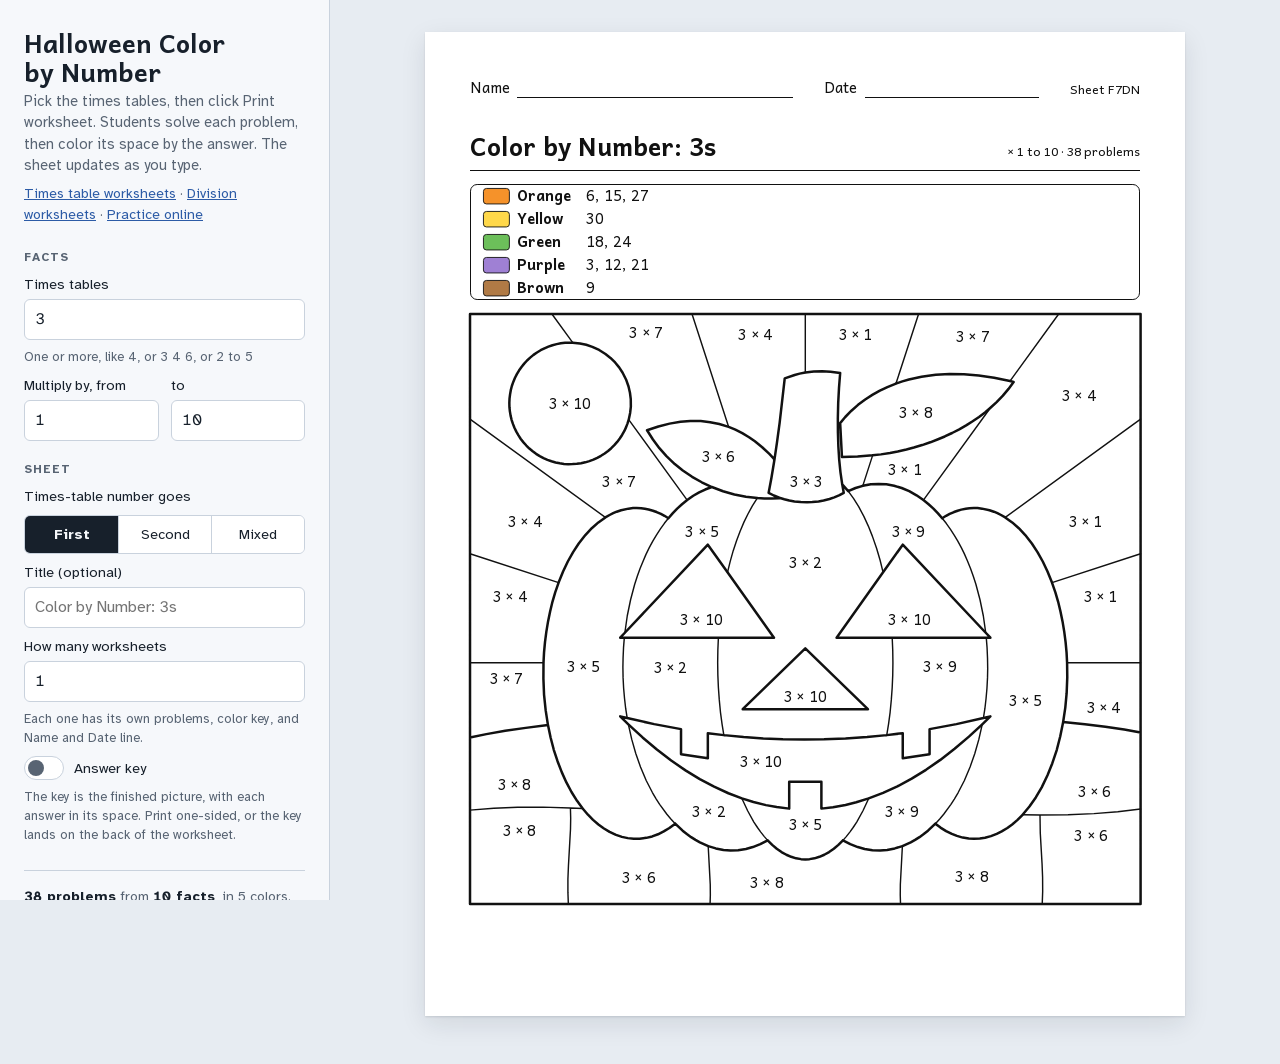
<file: halloween/index.html>
<!doctype html>
<html lang="en">
<head>
<meta charset="utf-8">
<meta name="viewport" content="width=device-width, initial-scale=1">
<title>Halloween Color by Number</title>
<!-- Link previews: group texts and class emails show this title, text, and image. OG URLs must be absolute. -->
<meta name="description" content="Free printable Halloween color-by-number worksheets. Pick the times tables, then print. Students solve each problem and color a jack-o'-lantern by the answers. Nothing to sign up for, and nothing is collected.">
<meta property="og:type" content="website">
<meta property="og:title" content="Halloween Color by Number">
<meta property="og:description" content="Free printable color-by-number worksheets. Pick the times tables, then print. Students color a jack-o'-lantern by the answers.">
<meta property="og:url" content="https://www.andrew-mceachin.com/multiplication-worksheet/halloween/">
<meta property="og:image" content="https://www.andrew-mceachin.com/multiplication-worksheet/halloween/og-image.png">
<meta property="og:image:width" content="1200">
<meta property="og:image:height" content="630">
<meta name="twitter:card" content="summary_large_image">
<!-- Inline SVG favicon: a pencil-yellow tile with a pumpkin, so there is no extra file to serve. -->
<link rel="icon" href="data:image/svg+xml,%3Csvg xmlns='http://www.w3.org/2000/svg' viewBox='0 0 32 32'%3E%3Crect width='32' height='32' rx='7' fill='%23f5c13e'/%3E%3Cpath d='M16 11c0-2.5 1-4 3-5' fill='none' stroke='%232a2206' stroke-width='2.6' stroke-linecap='round'/%3E%3Cellipse cx='16' cy='19' rx='10.5' ry='8' fill='%23f5922a' stroke='%232a2206' stroke-width='2.2'/%3E%3Cpath d='M16 11.5v15' stroke='%232a2206' stroke-width='1.6'/%3E%3C/svg%3E">
<link rel="stylesheet" href="../worksheet.css">
<style>
/* Page-only styles. Shared layout, panel, paper, and print rules are in
   worksheet.css. Below the header, the color key (1.3 in), the gap, and the
   picture (6.6 in) fill the 8.05 in the other pages give their grids. */

/* The color key: one row per color, each on one line: a swatch, the color's
   name, then its answers. Sizes in em follow the key's font size, which
   ColorByNumber.keyFont picks so the longest row fits. Its KEY_LEAD_EM is the
   swatch, name, and gaps set here. */
.cbn-key {
  flex: none;
  height: calc(var(--in) * 1.3);
  display: grid;
  grid-auto-rows: 1fr;
  align-items: center;
  padding: 0 calc(var(--in) * 0.14);
  border: calc(var(--in) * 0.014) solid var(--ink);
  border-radius: calc(var(--in) * 0.08);
  font-variant-numeric: tabular-nums lining-nums;
}
.cbn-row { display: flex; align-items: center; white-space: nowrap; line-height: 1.2; }
.cbn-swatch { flex: none; width: 1.8em; height: 1.1em; margin-right: 0.5em; overflow: visible; }
.cbn-swatch rect { stroke: var(--ink); stroke-width: 0.6px; }
.cbn-name { flex: none; width: 4em; margin-right: 0.6em; font-weight: 700; }

/* The picture, in hundredths of an inch (the SVG's units): the spaces, then
   the lines (thick where the color changes, thin between spaces of one
   color), then a label in each space, centered on its spot. The frame's line
   is half outside the picture, so the SVG doesn't clip it. */
.cbn-picture { display: block; flex: none; width: 100%; height: auto; overflow: visible; }
.cbn-lines path { fill: none; stroke: var(--ink); stroke-linejoin: round; stroke-linecap: round; }
.cbn-lines .outline { stroke-width: 2.8px; }
.cbn-lines .inner { stroke-width: 1.6px; }
.cbn-labels {
  font-family: var(--font-sheet);
  fill: var(--ink);
  text-anchor: middle;
  dominant-baseline: central;
  font-variant-numeric: tabular-nums lining-nums;
}
/* Answers on the key are bold, like the other pages' keys. */
.cbn-labels [data-part="answer"] { font-weight: 700; }
</style>
</head>
<body>
<div class="app">
  <aside class="panel">
    <div class="brand">
      <h1>Halloween Color by Number</h1>
      <p>Pick the times tables, then click Print worksheet. Students solve each problem, then color its space by the answer. The sheet updates as you type.</p>
      <p class="cross-link"><a href="../">Times table worksheets</a> · <a href="../division/">Division worksheets</a> · <a href="https://www.andrew-mceachin.com/times-tables-games/">Practice online</a></p>
    </div>

    <form id="settings" novalidate>
      <fieldset>
        <legend>Facts</legend>
        <label for="tables">Times tables
          <!-- Full keyboard on phones: the digit pad has no comma, dash, or space. -->
          <input id="tables" type="text" autocomplete="off" autocorrect="off" autocapitalize="off" spellcheck="false" value="3" aria-describedby="tables-msg">
        </label>
        <span id="tables-msg" class="hint">One or more, like 4, or 3 4 6, or 2 to 5</span>
        <div class="pair">
          <label for="from">Multiply by, from
            <input id="from" type="number" inputmode="numeric" min="0" max="99" value="1">
          </label>
          <label for="to">to
            <input id="to" type="number" inputmode="numeric" min="0" max="99" value="10">
          </label>
        </div>
        <span id="range-msg" class="err" hidden></span>
        <span id="facts-msg" class="err" hidden></span>
      </fieldset>

      <fieldset>
        <legend>Sheet</legend>
        <span class="seg-caption" id="pos-label">Times-table number goes</span>
        <div class="seg" role="radiogroup" aria-labelledby="pos-label">
          <label><input type="radio" name="pos" id="pos-top" value="top" checked><span>First</span></label>
          <label><input type="radio" name="pos" id="pos-bottom" value="bottom"><span>Second</span></label>
          <label><input type="radio" name="pos" id="pos-mixed" value="mixed"><span>Mixed</span></label>
        </div>
        <label for="title">Title (optional)
          <input id="title" type="text" autocomplete="off" placeholder="Color by Number: 3s">
        </label>
        <label for="sheets">How many worksheets
          <input id="sheets" type="number" inputmode="numeric" min="1" max="40" value="1" aria-describedby="sheets-hint">
        </label>
        <span id="sheets-hint" class="hint">Each one has its own problems, color key, and Name and Date line.</span>
        <span id="sheets-msg" class="err" hidden></span>
        <!-- Not saved between visits, so nobody prints a key by accident. -->
        <label class="switch" for="answer-key">
          <input id="answer-key" type="checkbox" role="switch" autocomplete="off" aria-describedby="answer-key-hint">
          <span>Answer key</span>
        </label>
        <span id="answer-key-hint" class="hint">The key is the finished picture, with each answer in its space. Print one-sided, or the key lands on the back of the worksheet.</span>
      </fieldset>
    </form>

    <p class="summary" id="summary" aria-live="polite"></p>

    <div class="actions">
      <button type="button" class="btn-print" id="print">Print worksheet</button>
      <button type="button" class="btn-shuffle" id="shuffle">Shuffle again</button>
      <p class="print-note">Prints on letter paper: the worksheets, then their answer keys if the switch is on. Each shuffle makes new problems and a new color key for every worksheet.</p>
    </div>

    <p class="panel-footer"><a href="../privacy/">Privacy and data</a></p>
  </aside>

  <main class="preview" id="preview" aria-label="Worksheet preview"></main>
</div>

<script src="../worksheet-core.js"></script>
<script src="../worksheet-ui.js"></script>
<script src="jack-o-lantern.js"></script>
<script src="color-by-number.js"></script>
<script>
(function () {
  "use strict";

  // Shared logic lives in worksheet-core.js (pure) and worksheet-ui.js (DOM).
  // This page's own logic is in color-by-number.js (pure), and its picture,
  // drawn by tools/jack-o-lantern.js, in jack-o-lantern.js.
  const C = window.WorksheetCore, UI = window.WorksheetUI, K = window.ColorByNumber, $ = UI.$;
  const PICTURE = window.JackOLantern;
  const COLORS = K.pictureColors(PICTURE);
  const TABLES_HINT = "One or more, like 4, or 3 4 6, or 2 to 5";
  const TABLES_ERRORS = {
    empty: "Enter at least one times table, like 4.",
    format: "Use whole numbers from 0 to 99, like 4, or 3 4 6, or 2 to 5."
  };
  // Labels are PICTURE.labelPt points, in the picture's hundredths of an inch,
  // with the same air on each side of × as the times table page's one-line problems.
  const LABEL_SIZE = (PICTURE.labelPt * 100) / 72;
  const SIGN_PAD = (0.22 * LABEL_SIZE).toFixed(2);

  /** Where the table number goes: "top" (first), "bottom" (second), or "mixed". */
  const readPos = () => ["top", "bottom", "mixed"].find((v) => $("pos-" + v).checked) || "top";

  /** An SVG element with the given attributes. */
  function svgEl(tag, attrs = {}) {
    const n = document.createElementNS("http://www.w3.org/2000/svg", tag);
    for (const [k, v] of Object.entries(attrs)) n.setAttribute(k, v);
    return n;
  }

  /**
   * The color key: for each color, its swatch, its name, and the answers that
   * get it. data-color and data-answer mark the pieces the check reads back.
   */
  function buildKey(rows) {
    const box = UI.el("div", "cbn-key");
    box.setAttribute("translate", "no");   // browser translation must not rewrite the numbers
    box.style.fontSize = "calc(var(--in) * " + (K.keyFont(rows) / 72).toFixed(4) + ")";
    for (const row of rows) {
      const c = K.PALETTE.find((p) => p.color === row.color);
      const line = UI.el("div", "cbn-row");
      line.dataset.color = c.color;
      const swatch = svgEl("svg", { class: "cbn-swatch", viewBox: "0 0 18 11", "aria-hidden": "true" });
      swatch.append(svgEl("rect", { x: 0.3, y: 0.3, width: 17.4, height: 10.4, rx: 2, fill: c.fill }));
      const answers = UI.el("span");
      row.answers.forEach((a, i) => {
        if (i) answers.append(", ");
        const n = UI.el("span", "", String(a));
        n.dataset.answer = "";
        answers.append(n);
      });
      line.append(swatch, UI.el("span", "cbn-name", c.name), answers);
      box.append(line);
    }
    return box;
  }

  /**
   * The picture, with a label in every space: its problem on the worksheet,
   * or its answer on the answer key, whose spaces are painted their colors.
   * showAnswers must be exactly true, so a stray argument can't leak answers
   * onto a worksheet. data-part marks each piece of a label, so the check can
   * read it back, as on the other pages.
   */
  function buildPicture(problems, showAnswers) {
    const key = showAnswers === true;
    const fill = new Map(COLORS.map((c) => [c.color, c.fill]));
    // translate="no": browser translation must not rewrite the numbers.
    const svg = svgEl("svg", {
      class: "cbn-picture", viewBox: "0 0 " + PICTURE.width + " " + PICTURE.height, role: "img", translate: "no",
      "aria-label": "A jack-o'-lantern picture with " + PICTURE.regions.length + " spaces to color" + (key ? ", colored in" : "")
    });
    const spaces = svgEl("g", { class: "cbn-spaces" });
    const lines = svgEl("g", { class: "cbn-lines" });
    const labels = svgEl("g", { class: "cbn-labels", "font-size": LABEL_SIZE.toFixed(3) });
    const part = (name, text, attrs) => {
      const n = svgEl("tspan", Object.assign({ "data-part": name }, attrs));
      n.textContent = text;
      return n;
    };
    PICTURE.regions.forEach((r, i) => {
      spaces.append(svgEl("path", { "data-region": r.id, d: r.d, fill: key ? fill.get(r.color) : K.BLANK, "fill-rule": "evenodd" }));
      const label = svgEl("text", { "data-region": r.id, x: String(r.x), y: String(r.y) });
      const [a, b, product] = problems[i];
      if (key) label.append(part("answer", String(product)));
      else label.append(part("a", String(a)), part("sign", "×", { dx: SIGN_PAD }), part("b", String(b), { dx: SIGN_PAD }));
      labels.append(label);
    });
    lines.append(svgEl("path", { class: "outline", d: PICTURE.outline }), svgEl("path", { class: "inner", d: PICTURE.inner }));
    svg.append(spaces, lines, labels);
    return svg;
  }

  /**
   * Read one built page back as plain text for ColorByNumber.verifySheet: its
   * sheet code, its color key, and its picture's lines, spaces, and labels.
   * It reads every child of each part, so anything stray there fails the check.
   */
  function readPage(wrap) {
    const kids = (selector) => {
      const n = wrap.querySelector(selector);
      return n ? [...n.children] : [];
    };
    const text = (n) => (n ? n.textContent : null);
    return {
      codes: [...wrap.querySelectorAll("[data-code]")].map((n) => n.textContent),
      key: kids(".cbn-key").map((row) => ({
        color: row.dataset.color,
        name: text(row.querySelector(".cbn-name")),
        swatch: row.querySelector("rect") ? row.querySelector("rect").getAttribute("fill") : null,
        text: row.textContent,
        answers: [...row.querySelectorAll("[data-answer]")].map((n) => n.textContent)
      })),
      lines: kids(".cbn-lines").map((n) => n.getAttribute("d")),
      spaces: kids(".cbn-spaces").map((n) => ({ id: n.getAttribute("data-region"), d: n.getAttribute("d"), fill: n.getAttribute("fill") })),
      labels: kids(".cbn-labels").map((n) => ({
        id: n.getAttribute("data-region"), x: n.getAttribute("x"), y: n.getAttribute("y"), text: n.textContent,
        parts: [...n.querySelectorAll("[data-part]")].map((p) => [p.getAttribute("data-part"), p.textContent])
      }))
    };
  }

  /**
   * Draw every worksheet, then the answer keys when the Answer key switch is
   * on: all the worksheets first, then their keys in the same order. Pages are
   * built off screen, read back, and checked with ColorByNumber.verifySheet,
   * each key against its own worksheet. Only pages that pass go on screen, all
   * in one step, so no print path (the button, Cmd+P, the browser menu) can
   * reach a page that wasn't confirmed. Works like WorksheetUI.renderSheets.
   * Returns "ok", or "failed" when a check failed (the summary says so).
   */
  function renderSheets(plans, factCount, title, rangeText) {
    const withKey = $("answer-key").checked;
    const count = plans.length;
    const meta = rangeText + "  ·  " + PICTURE.regions.length + " problems";

    function buildPage(plan, s, code, isKey) {
      const wrap = UI.el("section", "sheet-wrap");
      // Preview-only label above the page (print hides it; CSS sets it in capitals).
      const which = count > 1 ? " " + (s + 1) + " of " + count : "";
      if (withKey || count > 1) wrap.append(UI.el("p", "page-label", (isKey ? "Answer key" : "Worksheet") + which));
      const paper = UI.el("div", "paper");
      paper.append(UI.buildHeader(title, meta, code, isKey), buildKey(plan.key), buildPicture(plan.printed, isKey));
      wrap.append(paper);
      return wrap;
    }

    // The worksheets first. If any fails its check, show nothing at all.
    let built;
    try {
      built = plans.map((plan, s) => {
        const code = K.sheetCode(PICTURE, plan.printed, plan.key);
        const wrap = buildPage(plan, s, code, false);
        const read = readPage(wrap);
        K.verifySheet(PICTURE, read, null);
        return { plan, code, wrap, read };
      });
    } catch (e) {
      console.error("Worksheet check failed:", e);
      $("preview").replaceChildren();
      $("summary").textContent = UI.SHEET_FAILED;
      return "failed";
    }
    const sheetWraps = built.map((b) => b.wrap);

    // Then the keys, each checked against its worksheet as it was read back.
    // If any fails, the worksheets still show and no key does.
    let keyWraps = [];
    if (withKey) {
      try {
        keyWraps = built.map((b, s) => {
          const wrap = buildPage(b.plan, s, b.code, true);
          K.verifySheet(PICTURE, b.read, readPage(wrap));
          return wrap;
        });
      } catch (e) {
        console.error("Answer key check failed:", e);
        $("preview").replaceChildren(...sheetWraps);
        $("summary").textContent = UI.KEY_FAILED;
        return "failed";
      }
    }
    $("preview").replaceChildren(...sheetWraps, ...keyWraps);

    const pagesText = withKey
      ? " Fills " + count + (count === 1 ? " page" : " pages") + ", plus " + count + " for the answer " + (count === 1 ? "key." : "keys.")
      : count > 1 ? " Fills " + count + " pages." : "";
    $("summary").replaceChildren(
      ...(count > 1 ? [UI.el("strong", "", UI.sheetsText(count)), document.createTextNode(", each with ")] : []),
      UI.el("strong", "", PICTURE.regions.length + " problems"), document.createTextNode(" from "),
      UI.el("strong", "", factCount + (factCount === 1 ? " fact" : " facts")),
      document.createTextNode(", in " + COLORS.length + " colors. " + K.coverageText(plans.map((p) => p.problems), factCount) + pagesText)
    );
    return "ok";
  }

  function render(seed) {
    // Check every field first so all errors show at once.
    const parsed = C.parseNumberList($("tables").value, 0);
    UI.setMsg($("tables-msg"), parsed.error ? TABLES_ERRORS[parsed.error] : TABLES_HINT, !!parsed.error, [$("tables")]);
    const range = UI.readRange();
    const count = UI.readSheetCount();
    const tables = parsed.error || !range ? null : parsed.numbers;
    // Mixed builds the facts table-first, then flips half of them once planned.
    const pos = readPos();
    const facts = tables && C.multiplicationFacts(tables, range.from, range.to, pos !== "bottom");
    // Each color needs answers of its own, so the facts need as many different
    // answers as the picture has colors. The 0s alone have just one.
    const answers = facts ? new Set(facts.map((f) => f[2])).size : 0;
    const tooFew = !!facts && answers < COLORS.length;
    UI.setMsg($("facts-msg"), tooFew ? "These facts have only " + answers + (answers === 1 ? " answer" : " different answers") +
      ", and the picture needs " + COLORS.length + ", one for each color. Add a times table or widen the range." : "",
      tooFew, tooFew ? [$("tables"), $("from"), $("to")] : []);
    if (!facts || tooFew || !count) return "invalid";

    // Each worksheet plans from its own seed. One generator for both steps, so
    // switching to Mixed keeps the problems and only flips half of them.
    const plans = C.sheetSeeds(seed, count).map((s) => {
      const rand = C.mulberry32(s);
      const plan = K.planSheet(PICTURE, facts, rand);
      return Object.assign(plan, { printed: pos === "mixed" ? C.mixOrder(plan.problems, rand) : plan.problems });
    });

    const autoTitle = "Color by Number: " + C.listLabel(tables, "s");
    $("title").placeholder = autoTitle;
    return renderSheets(plans, facts.length, $("title").value.trim() || autoTitle, "× " + range.from + " to " + range.to);
  }

  UI.start({
    storeKey: "halloween-worksheets:v1",
    fields: ["tables", "from", "to", "sheets", "title"],
    render,
    getExtra: () => ({ pos: readPos() }),
    applyExtra: (d) => { if (d.pos === "bottom" || d.pos === "mixed") $("pos-" + d.pos).checked = true; }
  });
})();
</script>
</body>
</html>
</file>
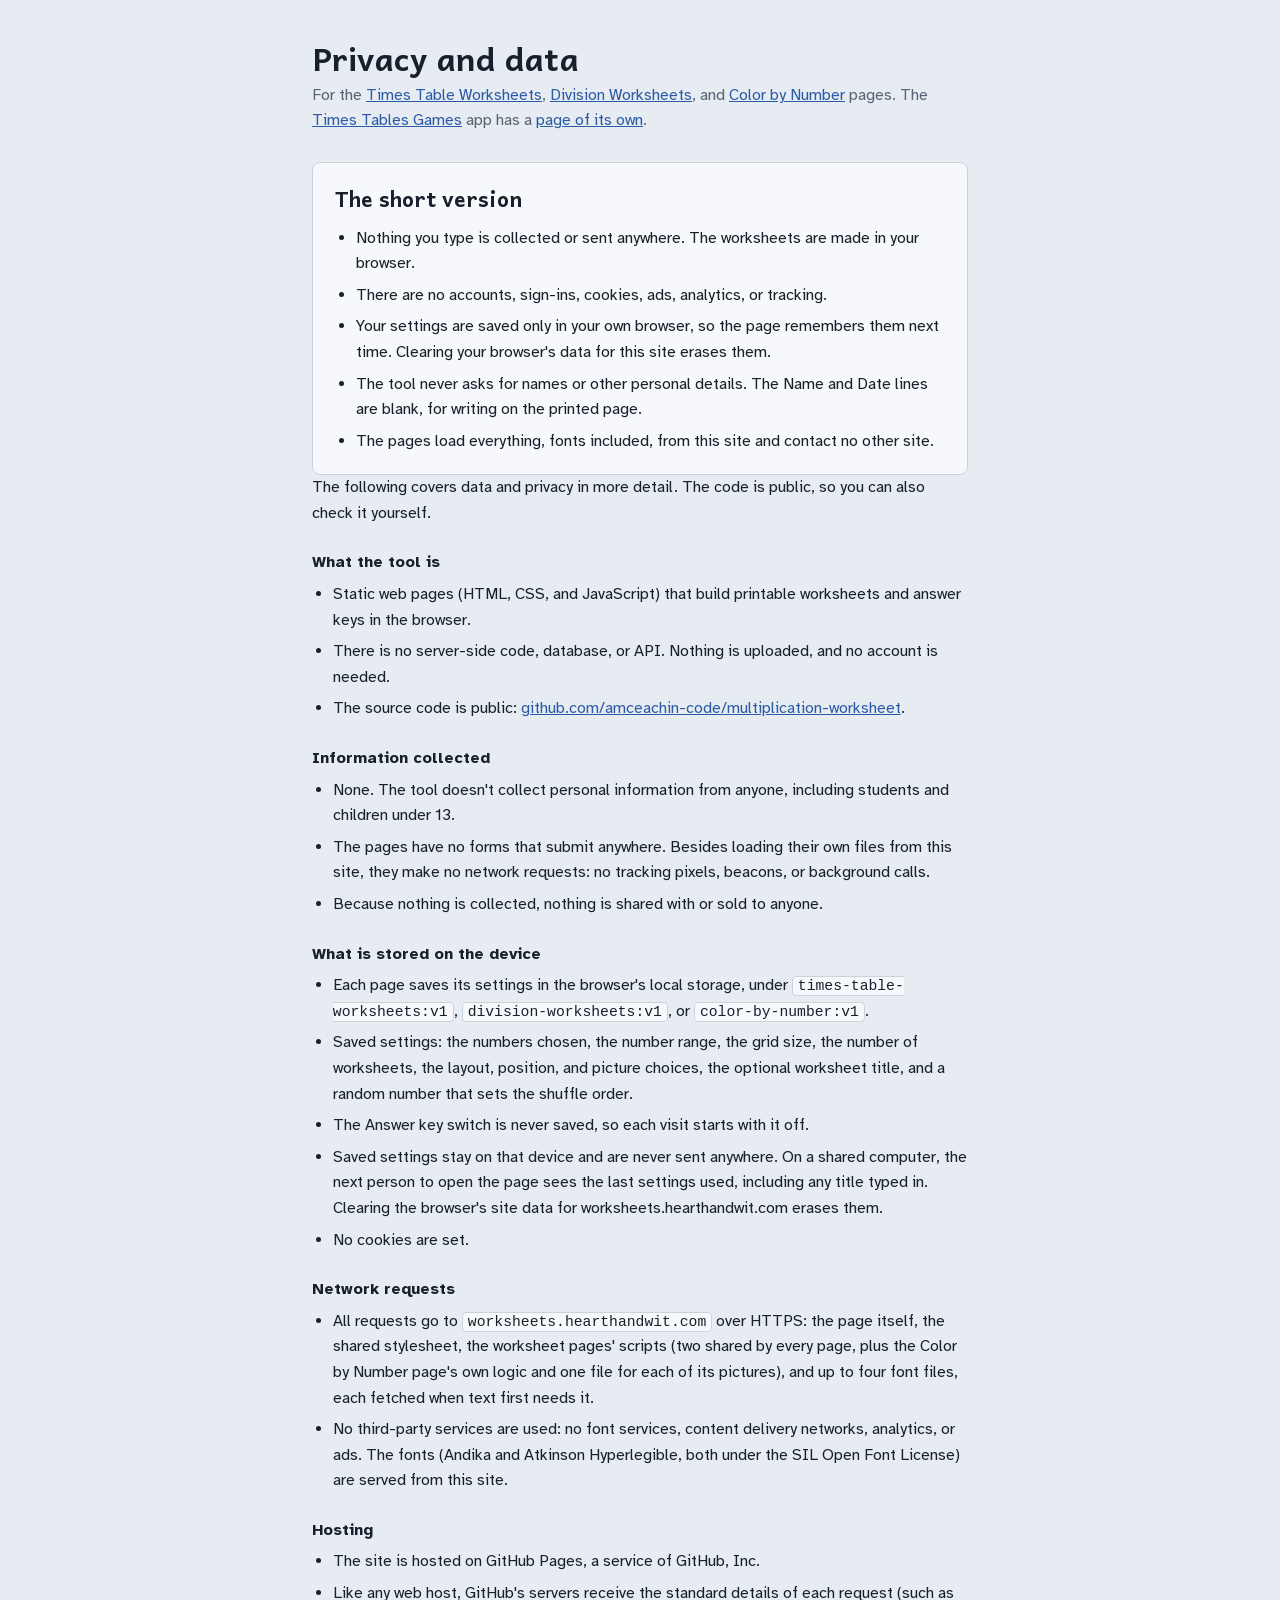
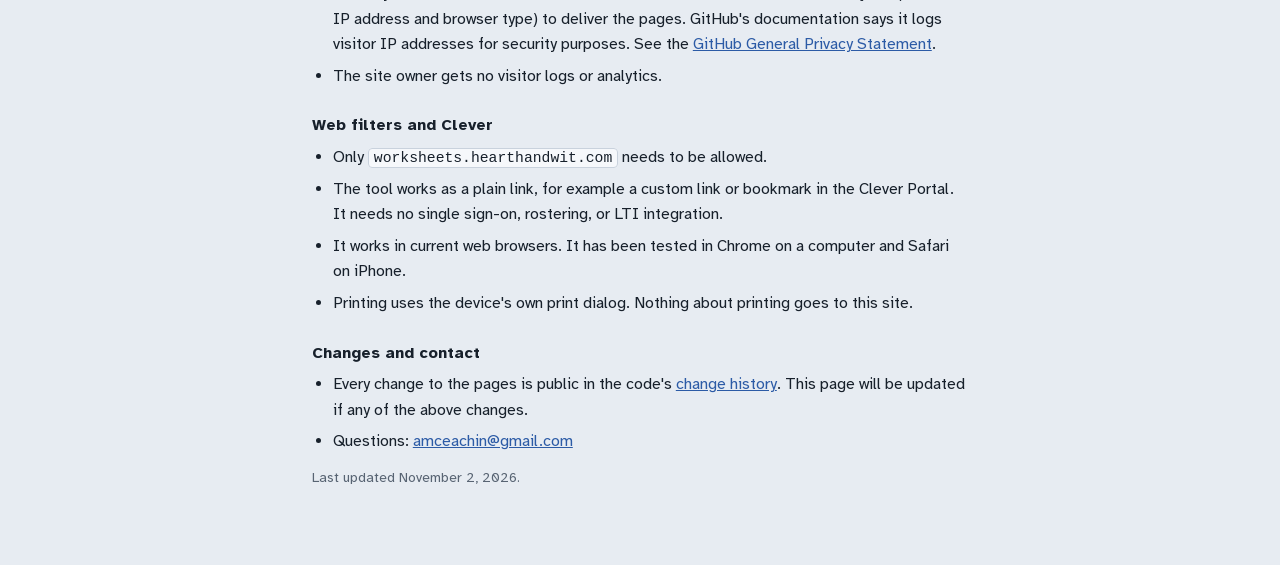
<file: privacy/index.html>
<!doctype html>
<html lang="en">
<head>
<meta charset="utf-8">
<meta name="viewport" content="width=device-width, initial-scale=1">
<title>Privacy and Data</title>
<meta name="description" content="Privacy and data details for the free times table, division, and color-by-number worksheet makers: nothing is collected, and the pages contact no other site.">
<!-- Link previews, for when this page is shared with district staff by email or chat. OG URLs must be absolute. -->
<meta property="og:type" content="website">
<meta property="og:title" content="Privacy and Data: Times Table and Division Worksheets">
<meta property="og:description" content="Nothing is collected, nothing is sent anywhere, and the pages contact no other site. Details for teachers, families, and district IT staff.">
<meta property="og:url" content="https://worksheets.hearthandwit.com/privacy/">
<meta property="og:image" content="https://worksheets.hearthandwit.com/og-image.png">
<meta property="og:image:width" content="1200">
<meta property="og:image:height" content="630">
<meta name="twitter:card" content="summary_large_image">
<!-- Inline SVG favicon, so there is no extra file to serve: the worksheets mark, an answer-key red tile holding a cream sheet with a check. It is the tab-size cut of the full mark (which adds a times sign and an answer blank); its thin strokes would be under 1 px in a 16 px tab, so only the sheet and a heavy check are kept. -->
<link rel="icon" href="data:image/svg+xml,%3Csvg xmlns='http://www.w3.org/2000/svg' viewBox='0 0 32 32'%3E%3Crect width='32' height='32' rx='7' fill='%23B3261E'/%3E%3Crect x='6' y='4' width='20' height='24' rx='2.5' fill='%23FFF9EE'/%3E%3Cpath d='M10 16.5L14 20.5L22 12' fill='none' stroke='%23B3261E' stroke-width='4' stroke-linecap='round' stroke-linejoin='round'/%3E%3C/svg%3E">
<!-- Shared colors and fonts. The page layout below is its own: a single
     readable column, not the worksheet pages' panel and paper. -->
<link rel="stylesheet" href="../worksheet.css">
<style>
.doc {
  max-width: 44rem;
  margin: 0 auto;
  padding: 40px 24px 64px;
  font-size: 1rem;
  line-height: 1.6;
}
.doc h1 {
  font-family: var(--font-sheet);
  font-size: 2rem;
  line-height: 1.15;
  margin: 0 0 6px;
}
.doc .lede { color: var(--muted); margin: 0 0 28px; }
.doc h2 {
  font-family: var(--font-sheet);
  font-size: 1.35rem;
  margin: 40px 0 10px;
  padding-top: 20px;
  border-top: 1px solid var(--line);
}
.doc h3 { font-size: 1rem; margin: 24px 0 6px; }
.doc p, .doc ul { margin: 0 0 12px; }
.doc ul { padding-left: 1.3em; }
.doc li { margin-bottom: 6px; }
.doc a { color: var(--blue); }
.doc code {
  font-size: 0.92em;
  background: var(--surface);
  border: 1px solid var(--line);
  border-radius: 4px;
  padding: 1px 5px;
  overflow-wrap: anywhere;
}
/* The short version, set apart so a parent or teacher can stop there. */
.short {
  background: var(--surface);
  border: 1px solid var(--line);
  border-radius: 8px;
  padding: 18px 22px 8px;
}
.short h2 { margin-top: 0; padding-top: 0; border-top: 0; }
.doc .meta { color: var(--muted); font-size: 0.88rem; }
@media (max-width: 820px) { .doc { padding: 28px 16px 48px; } }
@media print {
  .doc { max-width: none; padding: 0; }
  .doc a { color: inherit; }
}
</style>
</head>
<body>
<main class="doc">
  <h1>Privacy and data</h1>
  <p class="lede">For the <a href="../">Times Table Worksheets</a>, <a href="../division/">Division Worksheets</a>, and <a href="../color-by-number/">Color by Number</a> pages. The <a href="https://timestables.hearthandwit.com/">Times Tables Games</a> app has a <a href="https://timestables.hearthandwit.com/privacy/">page of its own</a>.</p>

  <section class="short" aria-labelledby="short-heading">
    <h2 id="short-heading">The short version</h2>
    <ul>
      <li>Nothing you type is collected or sent anywhere. The worksheets are made in your browser.</li>
      <li>There are no accounts, sign-ins, cookies, ads, analytics, or tracking.</li>
      <li>Your settings are saved only in your own browser, so the page remembers them next time. Clearing your browser's data for this site erases them.</li>
      <li>The tool never asks for names or other personal details. The Name and Date lines are blank, for writing on the printed page.</li>
      <li>The pages load everything, fonts included, from this site and contact no other site.</li>
    </ul>
  </section>

  <p>The following covers data and privacy in more detail. The code is public, so you can also check it yourself.</p>

  <h3>What the tool is</h3>
  <ul>
    <li>Static web pages (HTML, CSS, and JavaScript) that build printable worksheets and answer keys in the browser.</li>
    <li>There is no server-side code, database, or API. Nothing is uploaded, and no account is needed.</li>
    <li>The source code is public: <a href="https://github.com/amceachin-code/multiplication-worksheet">github.com/amceachin-code/multiplication-worksheet</a>.</li>
  </ul>

  <h3>Information collected</h3>
  <ul>
    <li>None. The tool doesn't collect personal information from anyone, including students and children under 13.</li>
    <li>The pages have no forms that submit anywhere. Besides loading their own files from this site, they make no network requests: no tracking pixels, beacons, or background calls.</li>
    <li>Because nothing is collected, nothing is shared with or sold to anyone.</li>
  </ul>

  <h3>What is stored on the device</h3>
  <ul>
    <li>Each page saves its settings in the browser's local storage, under <code>times-table-worksheets:v1</code>, <code>division-worksheets:v1</code>, or <code>color-by-number:v1</code>.</li>
    <li>Saved settings: the numbers chosen, the number range, the grid size, the number of worksheets, the layout, position, and picture choices, the optional worksheet title, and a random number that sets the shuffle order.</li>
    <li>The Answer key switch is never saved, so each visit starts with it off.</li>
    <li>Saved settings stay on that device and are never sent anywhere. On a shared computer, the next person to open the page sees the last settings used, including any title typed in. Clearing the browser's site data for worksheets.hearthandwit.com erases them.</li>
    <li>No cookies are set.</li>
  </ul>

  <h3>Network requests</h3>
  <ul>
    <li>All requests go to <code>worksheets.hearthandwit.com</code> over HTTPS: the page itself, the shared stylesheet, the worksheet pages' scripts (two shared by every page, plus the Color by Number page's own logic and one file for each of its pictures), and up to four font files, each fetched when text first needs it.</li>
    <li>No third-party services are used: no font services, content delivery networks, analytics, or ads. The fonts (Andika and Atkinson Hyperlegible, both under the SIL Open Font License) are served from this site.</li>
  </ul>

  <h3>Hosting</h3>
  <ul>
    <li>The site is hosted on GitHub Pages, a service of GitHub, Inc.</li>
    <li>Like any web host, GitHub's servers receive the standard details of each request (such as IP address and browser type) to deliver the pages. GitHub's documentation says it logs visitor IP addresses for security purposes. See the <a href="https://docs.github.com/en/site-policy/privacy-policies/github-general-privacy-statement">GitHub General Privacy Statement</a>.</li>
    <li>The site owner gets no visitor logs or analytics.</li>
  </ul>

  <h3>Web filters and Clever</h3>
  <ul>
    <li>Only <code>worksheets.hearthandwit.com</code> needs to be allowed.</li>
    <li>The tool works as a plain link, for example a custom link or bookmark in the Clever Portal. It needs no single sign-on, rostering, or LTI integration.</li>
    <li>It works in current web browsers. It has been tested in Chrome on a computer and Safari on iPhone.</li>
    <li>Printing uses the device's own print dialog. Nothing about printing goes to this site.</li>
  </ul>

  <h3>Changes and contact</h3>
  <ul>
    <li>Every change to the pages is public in the code's <a href="https://github.com/amceachin-code/multiplication-worksheet/commits/main">change history</a>. This page will be updated if any of the above changes.</li>
    <li>Questions: <a href="mailto:amceachin@gmail.com">amceachin@gmail.com</a></li>
  </ul>

  <p class="meta">Last updated November 2, 2026.</p>
</main>
</body>
</html>
</file>
<file: worksheet.css>
/* Shared styles for the worksheet pages, including the stacked problem the
   times table and division pages print, and the fonts and colors the privacy
   page uses too. A page keeps only styles no other page uses inline: the
   one-line problem on the times table page, long division on the division
   page, the color key and picture on the Color by Number page, and the privacy
   page's reading column.

   Layout: settings column on the left, letter-size paper preview on the right. Stacks on phones. */

/* Fonts are served from this site (fonts/), not a font service, so the pages
   contact no other site (see privacy/). These are the "latin" subsets Google
   Fonts serves: English letters, digits, ×, ÷, and the en dash in titles.
   Other characters fall back to the system fonts in --font-sheet and
   --font-ui. Licenses: fonts/OFL-*.txt. */
@font-face { font-family: "Andika"; font-weight: 400; font-display: swap; src: url("fonts/andika-400.woff2") format("woff2"); }
@font-face { font-family: "Andika"; font-weight: 700; font-display: swap; src: url("fonts/andika-700.woff2") format("woff2"); }
@font-face { font-family: "Atkinson Hyperlegible"; font-weight: 400; font-display: swap; src: url("fonts/atkinson-hyperlegible-400.woff2") format("woff2"); }
@font-face { font-family: "Atkinson Hyperlegible"; font-weight: 700; font-display: swap; src: url("fonts/atkinson-hyperlegible-700.woff2") format("woff2"); }

:root {
  --desk: #e7ecf2;
  --surface: #f6f8fb;
  --text: #17202b;
  --muted: #586473;
  --line: #c9d2dd;
  --field: #ffffff;
  --pencil: #f5c13e;
  --pencil-ink: #2a2206;
  --blue: #2c5ba6;
  --error: #b42318;
  /* Paper stays paper in both themes. */
  --paper: #ffffff;
  --ink: #111111;
  --rule: #9aa3ad;
  --font-sheet: "Andika", "Avenir Next", "Segoe UI", system-ui, sans-serif;
  --font-ui: "Atkinson Hyperlegible", system-ui, -apple-system, "Segoe UI", sans-serif;
  color-scheme: light;
}
@media (prefers-color-scheme: dark) {
  :root {
    --desk: #0f141b;
    --surface: #161d26;
    --text: #e4e9ef;
    --muted: #98a4b2;
    --line: #2b3542;
    --field: #0f141b;
    --pencil: #f5c13e;
    --pencil-ink: #2a2206;
    --blue: #8eb2ef;
    --error: #ff8f86;
    color-scheme: dark;
  }
}

* { box-sizing: border-box; }
html, body { margin: 0; }
body {
  background: var(--desk);
  color: var(--text);
  font: 15px/1.45 var(--font-ui);
}

.app {
  display: grid;
  grid-template-columns: minmax(270px, 330px) minmax(0, 1fr);
  min-height: 100vh;
}

/* ---------- Settings panel ---------- */
.panel {
  background: var(--surface);
  border-right: 1px solid var(--line);
  padding: 28px 24px 32px;
  display: flex;
  flex-direction: column;
  gap: 24px;
  position: sticky;
  top: 0;
  height: 100vh;
  overflow-y: auto;
}
.brand h1 {
  font-family: var(--font-sheet);
  font-weight: 700;
  font-size: 1.6rem;
  line-height: 1.15;
  margin: 0 0 4px;
  text-wrap: balance;
}
.brand p { margin: 0; color: var(--muted); font-size: 0.92rem; }

form { display: flex; flex-direction: column; gap: 20px; }
fieldset { border: 0; margin: 0; padding: 0; display: flex; flex-direction: column; gap: 8px; min-width: 0; }
legend {
  font-size: 0.74rem;
  font-weight: 700;
  letter-spacing: 0.08em;
  text-transform: uppercase;
  color: var(--muted);
  padding: 0;
  margin-bottom: 8px;
}
label { display: flex; flex-direction: column; gap: 4px; font-size: 0.9rem; }
.pair { display: grid; grid-template-columns: 1fr 1fr; gap: 12px; }

input[type="text"], input[type="number"] {
  font: inherit;
  font-size: 1rem;
  color: var(--text);
  background: var(--field);
  border: 1px solid var(--line);
  border-radius: 6px;
  padding: 8px 10px;
  width: 100%;
  min-width: 0;
  font-variant-numeric: tabular-nums;
}
input:focus-visible, button:focus-visible {
  outline: 2px solid var(--blue);
  outline-offset: 2px;
}
input[aria-invalid="true"] { border-color: var(--error); }
.hint { font-size: 0.82rem; color: var(--muted); }
.err { font-size: 0.82rem; color: var(--error); }

/* Answer key switch: a checkbox drawn as an on/off switch. Colors follow the
   times table page's segmented control: field color when off, text color when on. */
label.switch { flex-direction: row; align-items: center; gap: 10px; cursor: pointer; }
.switch input {
  appearance: none;
  -webkit-appearance: none;
  flex: none;
  position: relative;
  width: 40px;
  height: 24px;
  margin: 0;
  border: 1px solid var(--line);
  border-radius: 12px;
  background: var(--field);
  cursor: pointer;
  transition: background-color 0.15s;
}
.switch input::before {
  content: "";
  position: absolute;
  top: 3px;
  left: 3px;
  width: 16px;
  height: 16px;
  border-radius: 50%;
  background: var(--muted);
  transition: transform 0.15s;
}
.switch input:checked { background: var(--text); border-color: var(--text); }
.switch input:checked::before { background: var(--surface); transform: translateX(16px); }

/* Segmented control (radio buttons drawn as one bar), like the Layout choice
   on both pages (two options) and the times table page's "Times-table number
   goes" (three). Every option gets an equal share of the width. */
.seg-caption { font-size: 0.9rem; }
.seg {
  display: grid;
  grid-auto-flow: column;
  grid-auto-columns: 1fr;
  border: 1px solid var(--line);
  border-radius: 6px;
  overflow: hidden;
}
.seg label { position: relative; display: block; }
.seg input { position: absolute; opacity: 0; inset: 0; margin: 0; cursor: pointer; }
.seg span {
  display: block;
  text-align: center;
  padding: 8px 6px;
  font-size: 0.9rem;
  background: var(--field);
  cursor: pointer;
}
.seg label + label span { border-left: 1px solid var(--line); }
.seg input:checked + span { background: var(--text); color: var(--surface); font-weight: 700; }
.seg input:focus-visible + span { outline: 2px solid var(--blue); outline-offset: 2px; }

.summary {
  font-size: 0.88rem;
  color: var(--muted);
  border-top: 1px solid var(--line);
  padding-top: 16px;
  margin: 0;
}
.summary strong { color: var(--text); font-variant-numeric: tabular-nums; }

.actions { display: flex; flex-direction: column; gap: 10px; }
button {
  font: inherit;
  font-weight: 700;
  font-size: 1rem;
  border-radius: 6px;
  padding: 11px 14px;
  cursor: pointer;
  border: 1px solid transparent;
}
.btn-print { background: var(--pencil); color: var(--pencil-ink); }
.btn-print:hover { filter: brightness(1.05); }
.btn-print:disabled { opacity: 0.5; cursor: not-allowed; }
.btn-shuffle { background: transparent; color: var(--text); border-color: var(--line); }
.btn-shuffle:hover { border-color: var(--muted); }
.print-note { font-size: 0.8rem; color: var(--muted); margin: 0; }
.brand .cross-link { font-size: 0.88rem; margin: 8px 0 0; }
.cross-link a, .panel-footer a { color: var(--blue); }
/* The privacy link, at the very bottom of the panel. margin-top: auto pushes
   it down when the panel is taller than its contents. */
.panel-footer { font-size: 0.82rem; margin: auto 0 0; }

/* ---------- Preview ---------- */
.preview {
  padding: 32px 32px 48px;
  display: flex;
  flex-direction: column;
  align-items: center;
  gap: 28px;
  min-width: 0;
}
.sheet-wrap { width: min(100%, 760px); container-type: inline-size; }
/* While a setting needs fixing, the last good sheet stays up but dimmed, and it
   won't print (see the print rules below), matching the disabled Print button. */
.preview.stale .sheet-wrap { opacity: 0.4; }
.page-label {
  font-size: 0.78rem;
  letter-spacing: 0.06em;
  text-transform: uppercase;
  color: var(--muted);
  margin: 0 0 8px;
}

/* All sheet sizes are in inches so screen and print match. */
.paper {
  --in: calc(100cqw / 8.5);
  width: 100%;
  aspect-ratio: 8.5 / 11;
  background: var(--paper);
  color: var(--ink);
  padding: calc(var(--in) * 0.5);
  display: flex;
  flex-direction: column;
  gap: calc(var(--in) * 0.15);
  font-family: var(--font-sheet);
  box-shadow: 0 1px 2px rgba(15, 25, 40, 0.12), 0 8px 24px rgba(15, 25, 40, 0.10);
  overflow: hidden;
}
.ws-head {
  height: calc(var(--in) * 1.05);
  display: flex;
  flex-direction: column;
  justify-content: space-between;
  border-bottom: calc(var(--in) * 0.014) solid var(--ink);
  padding-bottom: calc(var(--in) * 0.1);
  flex: none;
}
.ws-fields {
  display: flex;
  gap: calc(var(--in) * 0.35);
  font-size: calc(var(--in) * 12 / 72);
}
.ws-field { display: flex; align-items: flex-end; gap: calc(var(--in) * 0.08); }
.ws-field.name { flex: 1 1 auto; }
.ws-field.date { flex: 0 0 calc(var(--in) * 2.4); }
.ws-field .blank { flex: 1; border-bottom: calc(var(--in) * 0.01) solid var(--ink); height: 1.1em; }
/* Answer key pages put this label where Name and Date go. */
.ws-key-label { align-self: flex-end; font-weight: 700; letter-spacing: 0.06em; text-transform: uppercase; }
/* The sheet code matches a key to its worksheet: small, at the right end of the line. */
.ws-code {
  align-self: flex-end;
  margin-left: auto;
  font-size: calc(var(--in) * 10 / 72);
  white-space: nowrap;
  font-variant-numeric: tabular-nums;
}
.ws-title {
  display: flex;
  justify-content: space-between;
  align-items: baseline;
  gap: calc(var(--in) * 0.2);
}
.ws-title h2 {
  margin: 0;
  font-size: calc(var(--in) * 20 / 72);
  font-weight: 700;
  line-height: 1.1;
  white-space: nowrap;
  overflow: hidden;
  text-overflow: ellipsis;
  min-width: 0;
}
.ws-meta {
  font-size: calc(var(--in) * 10 / 72);
  white-space: nowrap;
  font-variant-numeric: tabular-nums;
}

.ws-grid { display: grid; flex: none; }

/* One stacked problem, on both pages: the top number, then the sign and the
   bottom number over a rule. Built by WorksheetUI.stackedProblem. */
.stacked {
  justify-self: center;
  align-self: start;
  width: 2.8em;
  padding-top: 0.35em;
  line-height: 1.2;
  text-align: right;
  font-variant-numeric: tabular-nums lining-nums;
}
.stacked .n2 {
  display: flex;
  justify-content: space-between;
  border-bottom: 0.08em solid var(--ink);
  padding-bottom: 0.05em;
}
/* The answer spot under the rule: empty on the worksheet, filled on the answer
   key. Rows already leave room for it, so nothing moves. Flex end keeps the
   answer under the ones digits; if a wide fallback font makes 9801 wider than
   the problem, it spills left into the cell's spare room, not into a neighbor. */
.stacked .ans {
  display: flex;
  justify-content: flex-end;
  padding-top: 0.12em;
  font-weight: 700;
}
@media (max-width: 820px) {
  .app { grid-template-columns: minmax(0, 1fr); }
  .panel { position: static; height: auto; border-right: 0; border-bottom: 1px solid var(--line); padding: 24px 16px; }
  .preview { padding: 24px 16px 40px; }
}
@media (prefers-reduced-motion: reduce) { * { transition: none !important; } }

/* ---------- Print: only the sheets, one per page ----------
   The page margins hold the 0.5 in border that the paper's padding draws on
   screen, and the paper takes only the height it needs: the header, the gap,
   and the grid come to 9.25 in (GRID_H in worksheet-core.js), well inside the
   10 in between the margins. Phones and some browsers ignore @page margins
   and use their own, and iPhone Safari adds a footer, so the spare room keeps
   each sheet on one page there too. A fixed-height paper on a zero-margin
   page did not fit: it overflowed onto a second page. */
@media print {
  @page { size: letter; margin: 0.5in; }
  html, body { background: #fff; }
  .panel, .page-label { display: none !important; }
  .app { display: block; min-height: 0; }
  .preview { display: block; padding: 0; }
  .preview.stale { display: none; }
  .sheet-wrap { width: 7.5in; margin: 0 auto; container-type: normal; }
  .paper {
    --in: 1in;
    width: 7.5in;
    height: auto;
    aspect-ratio: auto;
    padding: 0;
    box-shadow: none;
    break-inside: avoid;
    break-after: page;
  }
  .sheet-wrap:last-child .paper { break-after: auto; }
}
</file>
